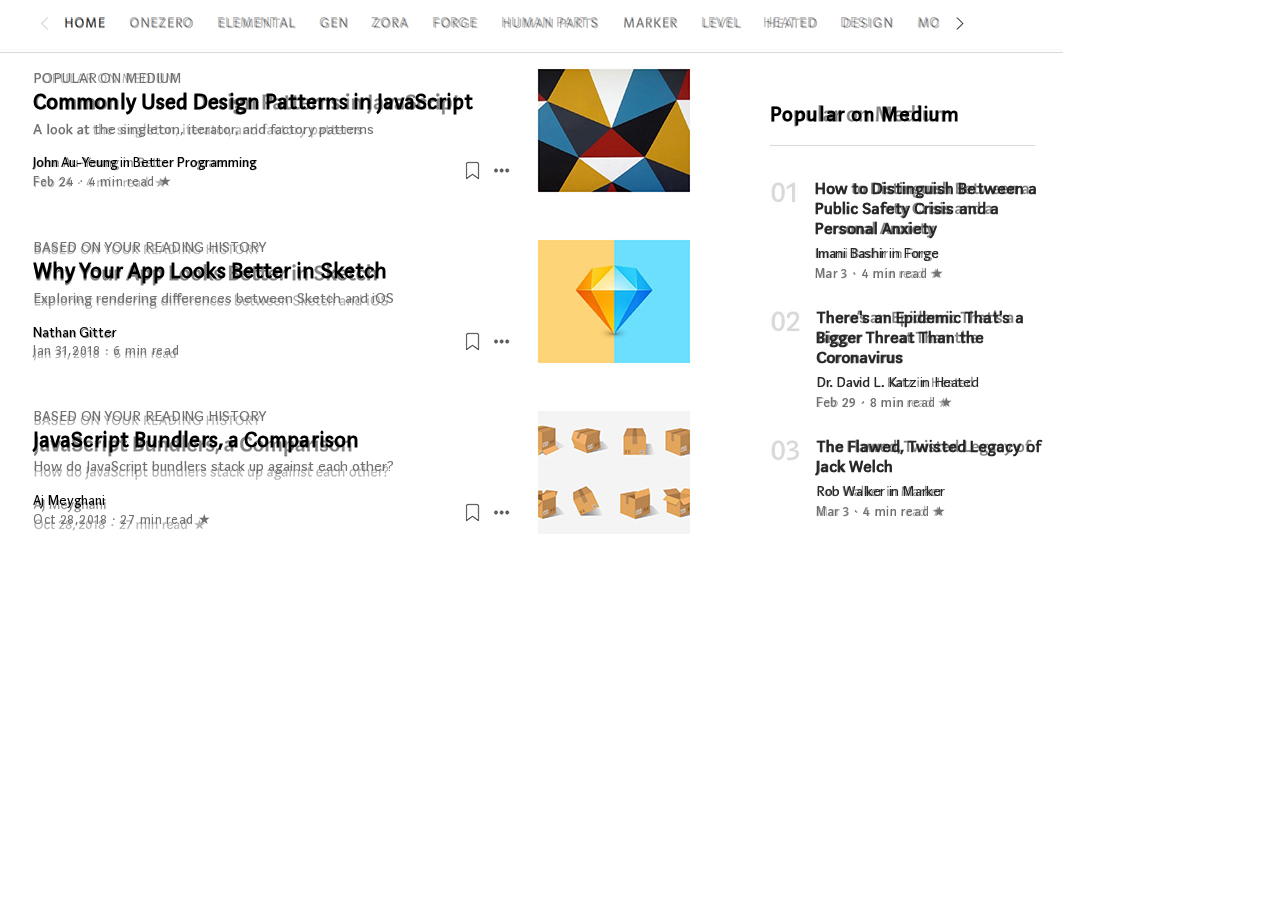
<file: 实验2/index.html>
<!DOCTYPE html>
<html>

<head>
    <title>丁屹洲_实验2</title>
    <meta charset="utf-8">
    <meta http-equiv="X-UA-Compatible" content="IE=edge,chrome=1">
    <meta name="description" content="">
    <meta name="keywords" content="">
    <link href="css/index.css" rel="stylesheet">
</head>

<body>
    <div class="example">
        <img src="img/index.jpg" alt="">
    </div>
    <div class="img">
        <left class="img"></left>
        <right class="img"></right>
        <mid class="img"></mid>
    </div>
    <div class="top">
        <span id="black">HOME</span>
        <span id="grey">ONEZERO</span>
        <span id="grey">ELEMENTAL</span>
        <span id="grey">GEN</span>
        <span id="grey">ZORA</span>
        <span id="grey">FORGE</span>
        <span id="grey">HUMAN PARTS</span>
        <span id="grey">MARKER</span>
        <span id="grey">LEVEL</span>
        <span id="grey">HEATED</span>
        <span id="grey">DESIGN</span>
        <span id="grey">MO</span>
    </div>
    <div class="line">
        <l1 class="line"></l1>
        <l2 class="line"></l2>
    </div>
    <div class="left-text">
        <first>
            <span id="A">POPULAR ON MEDIUM</span>
            <span id="B">Commonly Used Design Patterns in JavaScript</span>
            <span id="C">A look at the singleton, iterator, and factory patterns</span>
            <span id="D">John Au-Yeung in Better Programming</span>
            <span id="E">Feb 24 · 4 min read ★</span>
        </first>
        <second>
            <span id="A">BASED ON YOUR READING HISTORY</span>
            <span id="B">Why Your App Looks Better in Sketch</span>
            <span id="C">Exploring rendering differences between Sketch and iOS</span>
            <span id="D">Nathan Gitter</span>
            <span id="E">Jan 31,2018 · 6 min read</span>
        </second>
        <third>
            <span id="A">BASED ON YOUR READING HISTORY</span>
            <span id="B">JavaScript Bundlers, a Comparison </span>
            <span id="C">How do JavaScript bundlers stack up against each other?</span>
            <span id="D">Aj Meyghani</span>
            <span id="E">Oct 28,2018 · 27 min read ★</span>
        </third>
    </div>
    <div class="right-text">
        <span id="head">Popular on Medium</span>
        <first>
            <num>01</num>
            <span id="A">How to Distinguish Between a Public Safety Crisis and a Personal Anxiety</span>
            <span id="B">Imani Bashir in Forge</span>
            <span id="C">Mar 3 · 4 min read ★</span>
        </first>
        <second>
            <num>02</num>
            <span id="A">There's an Epidemic That's a Bigger Threat Than the Coronavirus</span>
            <span id="B">Dr. David L. Katz in Heated</span>
            <span id="C">Feb 29 · 8 min read ★</span>
        </second>
        <third>
            <num>03</num>
            <span id="A">The Flawed, Twisted Legacy of Jack Welch</span>
            <span id="B">Rob Walker in Marker</span>
            <span id="C">Mar 3 · 4 min read ★</span>
        </third>
    </div>
</body>

</html>
</file>
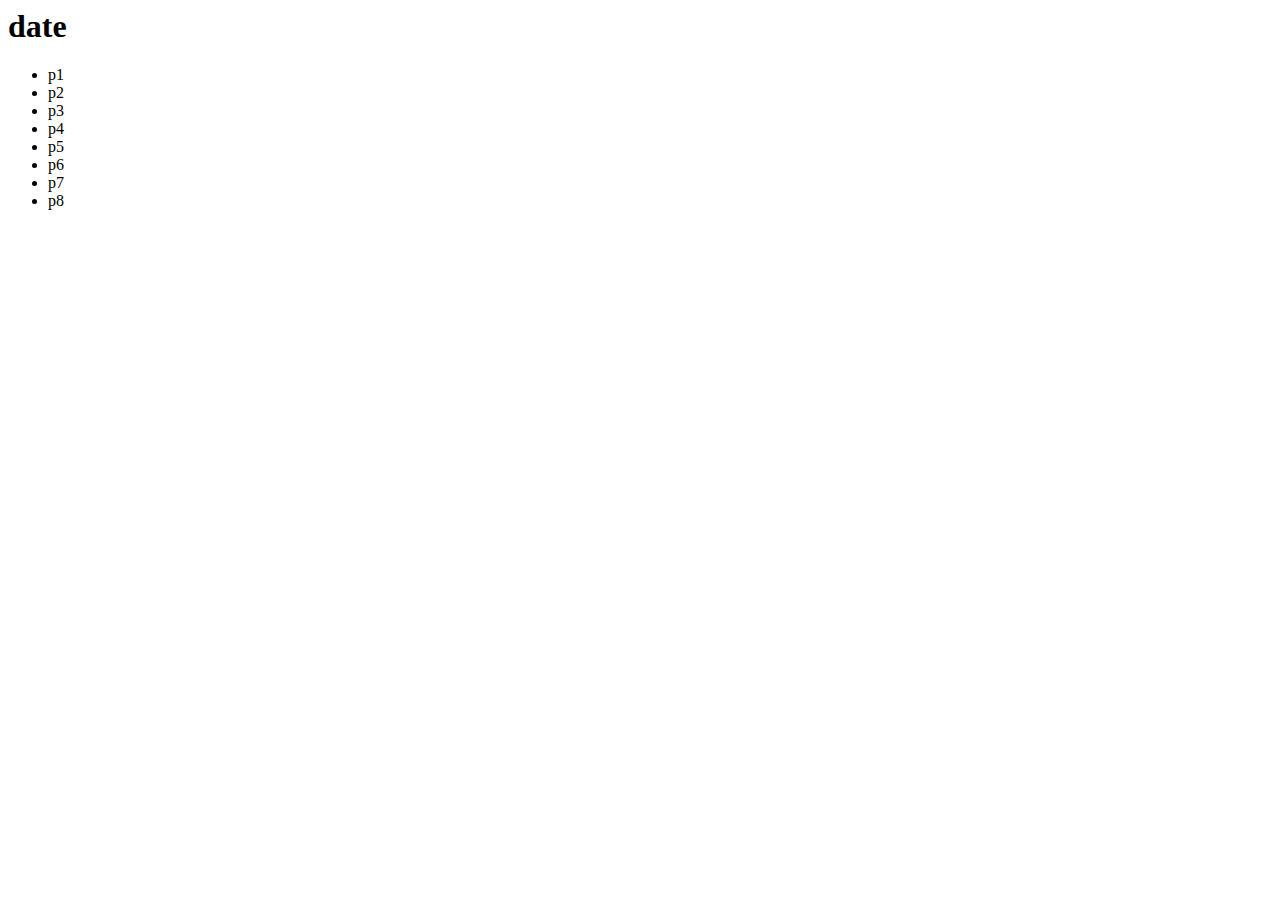
<file: 实验3/index.html>
<html>

<head>
    <link href="css/index.css" rel="stylesheet">
</head>

<body>
    <div class="m-box">
        <h1>date</h1>
        <ul>
            <li class="m-item" id="p1">p1</li>
            <li class="m-item">p2</li>
            <li class="m-item">p3</li>
            <li class="m-item">p4</li>
            <li class="m-item">p5</li>
            <li class="m-item">p6</li>
            <li class="m-item">p7</li>
            <li class="m-item">p8</li>
        </ul>
    </div>

    <script src="js/index.js"></script>
</body>

</html>
</file>
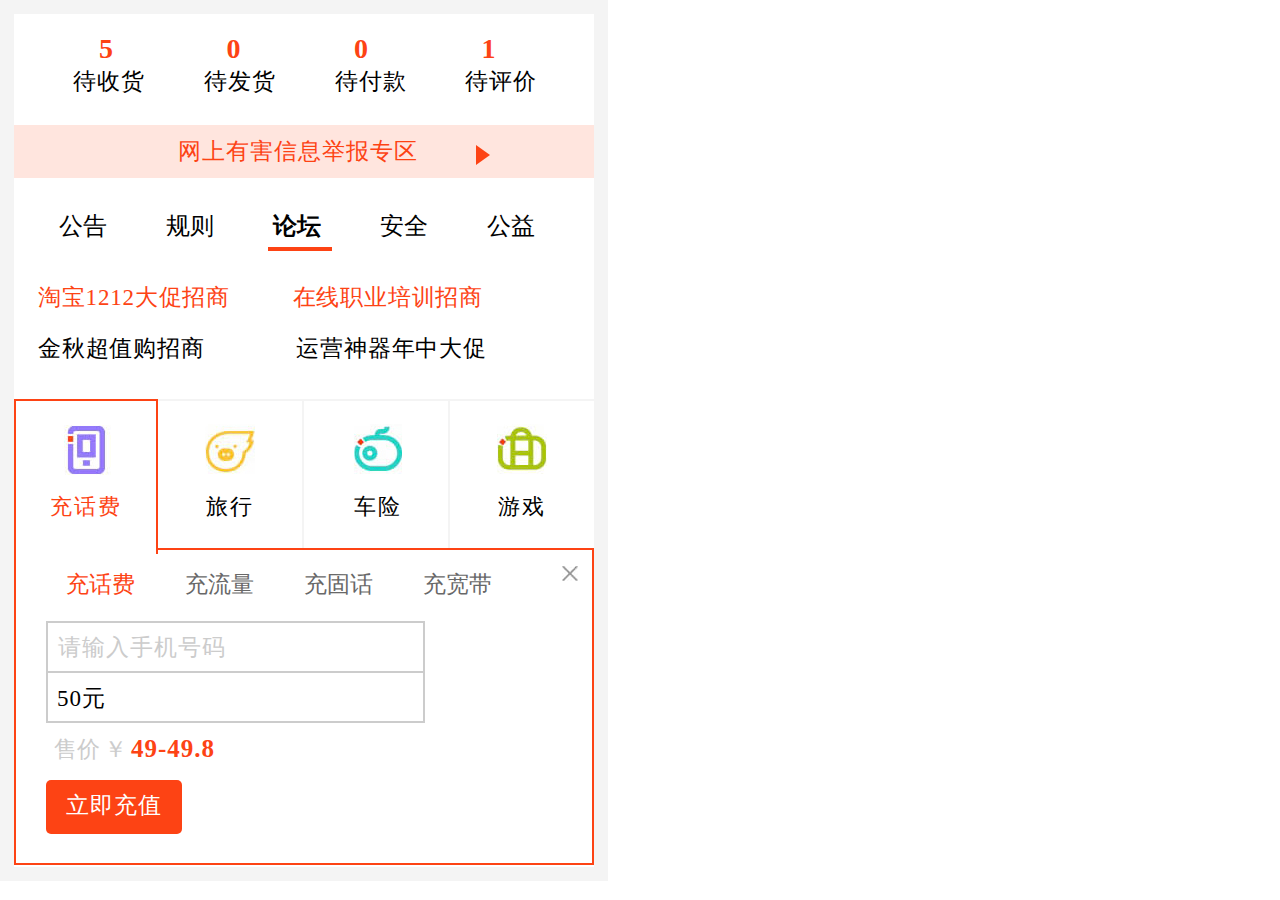
<file: 实验4/index.html>
<!DOCTYPE html>
<html>

<head>
    <title>丁屹洲_实验4</title>
    <meta charset="utf-8">
    <meta http-equiv="X-UA-Compatible" content="IE=edge,chrome=1">
    <meta name="description" content="">
    <meta name="keywords" content="">
    <link href="css/index.css" rel="stylesheet">
</head>

<body>
    <div class="example">
        <img src="img/bg.jpg" alt="">
    </div>
    <div class="main">
        <div class="A">
            <span>5</span>
            <span>0</span>
            <span>0</span>
            <span>1</span>
        </div>
        <div class="B">
            <span>待收货</span>
            <span>待发货</span>
            <span>待付款</span>
            <span>待评价</span>
        </div>
        <div class="C">
            <span>网上有害信息举报专区</span>
            <div id="box"></div>
        </div>
        <div class="D">
            <span>公告</span>
            <span>规则</span>
            <span id="s">论坛</span>
            <span>安全</span>
            <span>公益</span>
        </div>
        <div class="line"></div>
        <div class="E">
            <span id="first">淘宝1212大促招商</span>
            <span id="first">在线职业培训招商</span>
            <second>
                <span id="second">金秋超值购招商</span>
                <span id="second">运营神器年中大促</span>
            </second>
        </div>
        <div class="F">
            <div id="first">
                <img src="img/1.jpg" alt="">
                <div>充话费</div>
            </div>
            <div id="second">
                <img src="img/2.jpg" alt="">
                <div>旅行</div>
            </div>
            <div id="third">
                <img src="img/3.jpg" alt="">
                <div>车险</div>
            </div>
            <div id="fouth">
                <img src="img/4.jpg" alt="">
                <div>游戏</div>
            </div>
        </div>
        <div class="G">
            <div id="first">
                <span id="s">充话费</span>
                <span>充流量</span>
                <span>充固话</span>
                <span>充宽带</span>
            </div>
            <div id="second">
                <div id="d1">请输入手机号码</div>
                <div id="d2">50元</div>
            </div>
            <div id="third">
                <span>售价</span>
                <span>￥</span>
                <span id="s">49-49.8</span>
            </div>
            <div id="fouth">
                <div>立即充值</div>
            </div>
        </div>
        <img id="x" src="img/x.jpg">
    </div>
</body>

</html>
</file>
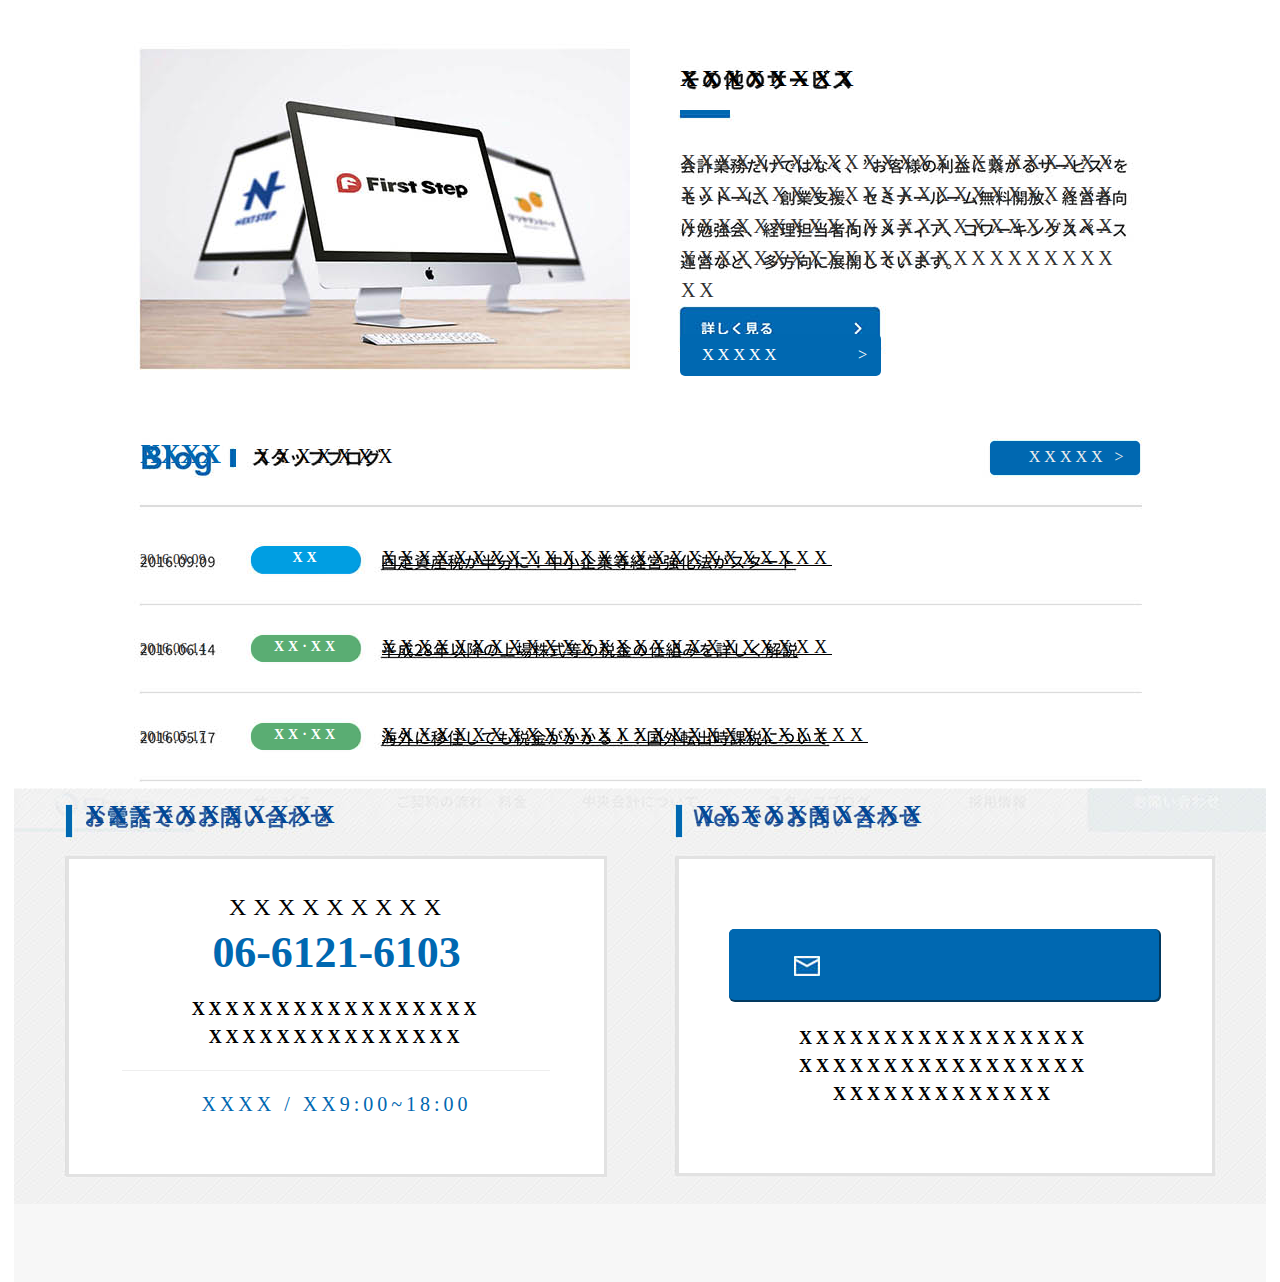
<file: 实验5/index.html>
<!DOCTYPE html>
<html>

<head>
    <title>2019212212187_实验5</title>
    <meta charset="utf-8">
    <meta http-equiv="X-UA-Compatible" content="IE=edge,chrome=1">
    <meta name="description" content="">
    <meta name="keywords" content="">
    <link href="css/index.css" rel="stylesheet">
</head>

<body>
    <div class="example">
        <img src="img/ex05.png" alt="">
    </div>
    <div class="m-intro">
        <img src="img/computer.png" alt="">
        <div class="text">
            <span class="title">XXXXXXXX</span>
            <div class="line"></div>
            <div class="main">XXXXXXXXXXXXXXXXXXXXXXXXXXXXXXXXXXXXXXXXXXXXXXXXXXXXXXXXXXXXXXXXXXXXXXXXXXXXXXXXXXXXXXXXXXXXXXXXXX</div>
            <div class="button">XXXXX
                <span class="arrow">></span>
            </div>
        </div>
        <div class="clear"></div>
    </div>
    <div class="m-blog">
        <div class="head">
            <span class="title">XXXX</span>
            <div class="line"></div>
            <span class="words">XXXXXXX</span>
            <span class="button">XXXXX ></span>
            <div class="clear"></div>
        </div>
        <div class="first-list">
            <span class="time">2016.09.09</span>
            <div class="type">XX</div>
            <span class="text">XXXXXXXXXXXXXXXXXXXXXXXXX</span>
            <div class="clear"></div>
        </div>
        <div class="list">
            <span class="time">2016.06.14</span>
            <div class="type">XX·XX</div>
            <span class="text">XXXXXXXXXXXXXXXXXXXXXXXXX</span>
            <div class="clear"></div>
        </div>
        <div class="list">
            <span class="time">2016.05.17</span>
            <div class="type">XX·XX</div>
            <span class="text">XXXXXXXXXXXXXXXXXXXXXXXXXXX</span>
            <div class="clear"></div>
        </div>
    </div>
    <div class="m-contact">
        <div class="phone">
            <div class="title">
                <div class="line"></div>
                <span class="words">XXXXXXXXXXX</span>
            </div>
            <div class="box">
                <span class="title">XXXXXXXXX</span>
                <span class="tel">06-6121-6103</span>
                <p class="info">XXXXXXXXXXXXXXXXXXXXXXXXXXXXXXXX</p>
                <div class="line"></div>
                <span class="time">XXXX / XX9:00~18:00</span>
            </div>
        </div>
        <div class="email">
            <div class="title">
                <div class="line"></div>
                <span class="words">XXXXXXXXXX</span>
            </div>
            <div class="box">
                <div class="button"><img src="img/mail.png" alt=""><span>XXXXXXXXXXXXX ></span></div>
                <p>XXXXXXXXXXXXXXXXXXXXXXXXXXXXXXXXXXXXXXXXXXXXXXX</p>
            </div>
        </div>
    </div>
</body>

</html>
</file>
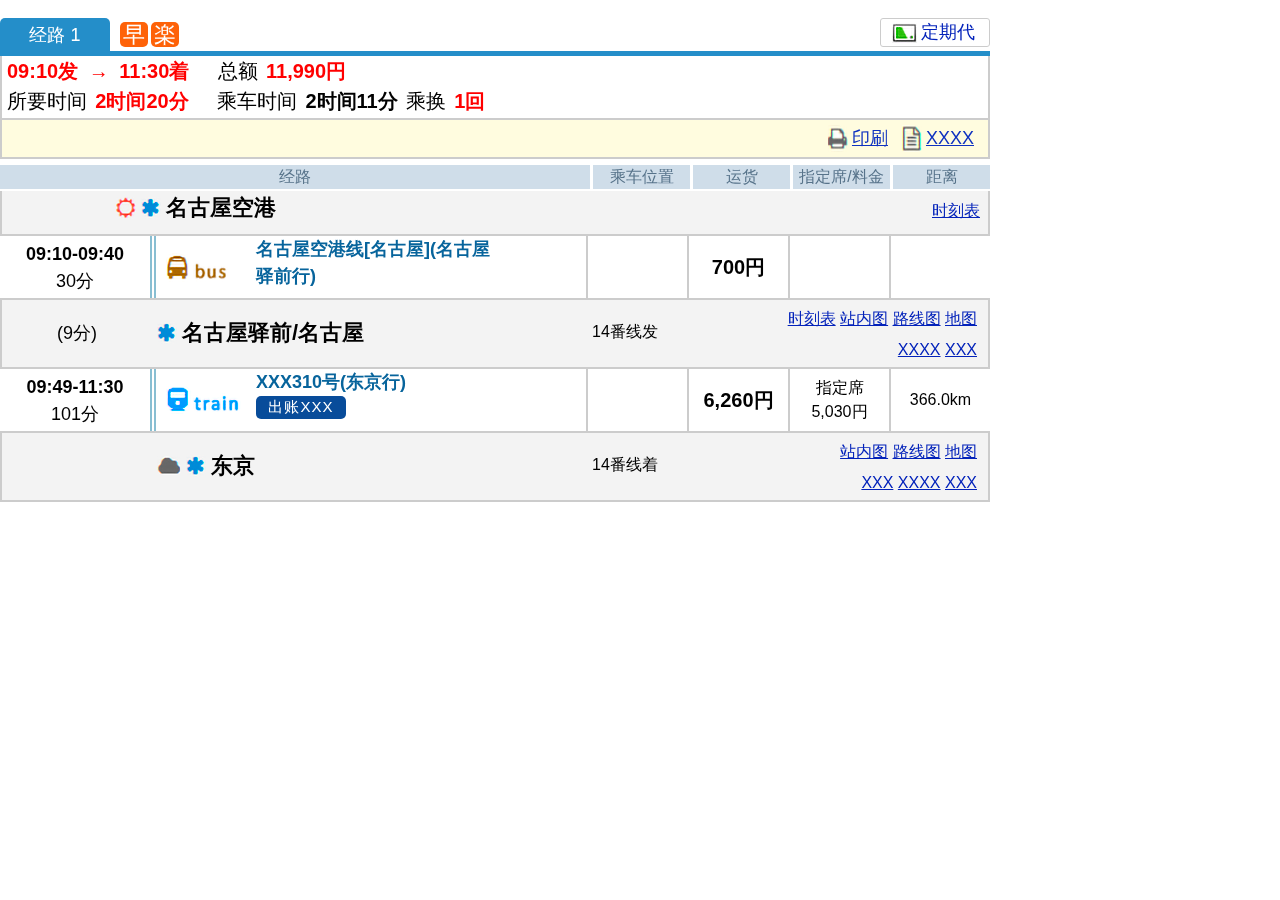
<file: 实验7/index.html>
<html>

<head>
    <meta charset="utf-8">
    <link href="css/one-debug.css" rel="stylesheet">
    <link href="css/index.css" rel="stylesheet">
</head>

<body>
    <header>
        <div class="m-tl ui-grid-row">
            <div class="m-tab ui-grid-3">
                <span>经路 1</span>
            </div>
            <div class="m-slt ui-grid-19">
                <span>早</span>
                <span>楽</span>
            </div>
            <div class="m-btn ui-grid-3">
                <div class="box">
                    <img src="img/01.png" alt="">
                    <span>定期代</span>
                </div>
            </div>
        </div>
        <div class="m-info ui-grid-row">
            <div class="m-line">
                <span class="red">09:10发 → 11:30着</span>
                <span>总额</span>
                <span class="red">11,990円</span>
            </div>
            <div class="m-line">
                <span>所要时间</span>
                <span class="red">2时间20分</span>
                <span>乘车时间</span>
                <span class="bold">2时间11分</span>
                <span>乘换</span>
                <span class="red">1回</span>
            </div>
            <div class="tool ui-grid-row">
                <img src="img/02.png" alt="">
                <span>印刷</span>
                <img src="img/03.png" alt="">
                <span>XXXX</span>
            </div>
        </div>
    </header>
    <section>
        <div class="m-tl ui-grid-row">
            <div class="ui-grid-15">经路</div>
            <div class="ui-grid-3">乘车位置</div>
            <div class="ui-grid-3">运货</div>
            <div class="ui-grid-3">指定席/料金</div>
            <div class="ui-grid-3">距离</div>
        </div>
        <div class="m-hd ui-grid-row">
            <div class="wait ui-grid-3"></div>
            <div class="name ui-grid-12">
                <img src="img/04.png">
                <img src="img/05.png">
                <span>名古屋空港</span>
            </div>
            <div class="info ui-grid-10">
                <span>时刻表</span>
            </div>
        </div>
        <div class="m-list ui-grid-row">
            <div class="time ui-grid-4">
                <span class="bold">09:10-09:40</span>
                <span>30分</span>
            </div>
            <div class="info ui-grid-11">
                <img src="img/06.png" alt="">
                <div>名古屋空港线[名古屋](名古屋驿前行)</div>
            </div>
            <div class="ui-grid-3"></div>
            <div class="price ui-grid-3">
                <span>700円</span>
            </div>
            <div class="ui-grid-3"></div>
            <div class="ui-grid-3"></div>
        </div>
        <div class="hd ui-grid-row">
            <div class="wait ui-grid-4">
                <span>(9分)</span>
            </div>
            <div class="name ui-grid-11">
                <img src="img/05.png">
                <span>名古屋驿前/名古屋</span>
            </div>
            <div class="loc ui-grid-3">14番线发</div>
            <div class="info ui-grid-7">
                <div class="chi">
                    <span>时刻表</span>
                    <span>站内图</span>
                    <span>路线图</span>
                    <span>地图</span>
                </div>
                <div class="jap">
                    <span>XXXX</span>
                    <span>XXX</span>
                </div>
            </div>
        </div>
        <div class="m-list ui-grid-row">
            <div class="time ui-grid-4">
                <span class="bold">09:49-11:30</span>
                <span>101分</span>
            </div>
            <div class="info ui-grid-11">
                <img src="img/07.png" alt="">
                <div>
                    <div class="udl">XXX310号(东京行)</div>
                    <div class="btn">出账XXX</div>
                </div>

            </div>
            <div class="ui-grid-3"></div>
            <div class="price ui-grid-3">
                <span>6,260円</span>
            </div>
            <div class="ui-grid-3">
                <span>指定席</span>
                <span>5,030円</span>
            </div>
            <div class="ui-grid-3">
                <span>366.0km</span>
            </div>
        </div>
        <div class="hd ui-grid-row">
            <div class="wait ui-grid-4">
            </div>
            <div class="name ui-grid-11">
                <img src="img/08.png">
                <img src="img/05.png">
                <span>东京</span>
            </div>
            <div class="loc ui-grid-3">14番线着</div>
            <div class="info ui-grid-7">
                <div class="chi">
                    <span>站内图</span>
                    <span>路线图</span>
                    <span>地图</span>
                </div>
                <div class="jap">
                    <span>XXX</span>
                    <span>XXXX</span>
                    <span>XXX</span>
                </div>
            </div>
        </div>
    </section>
</body>

</html>
</file>
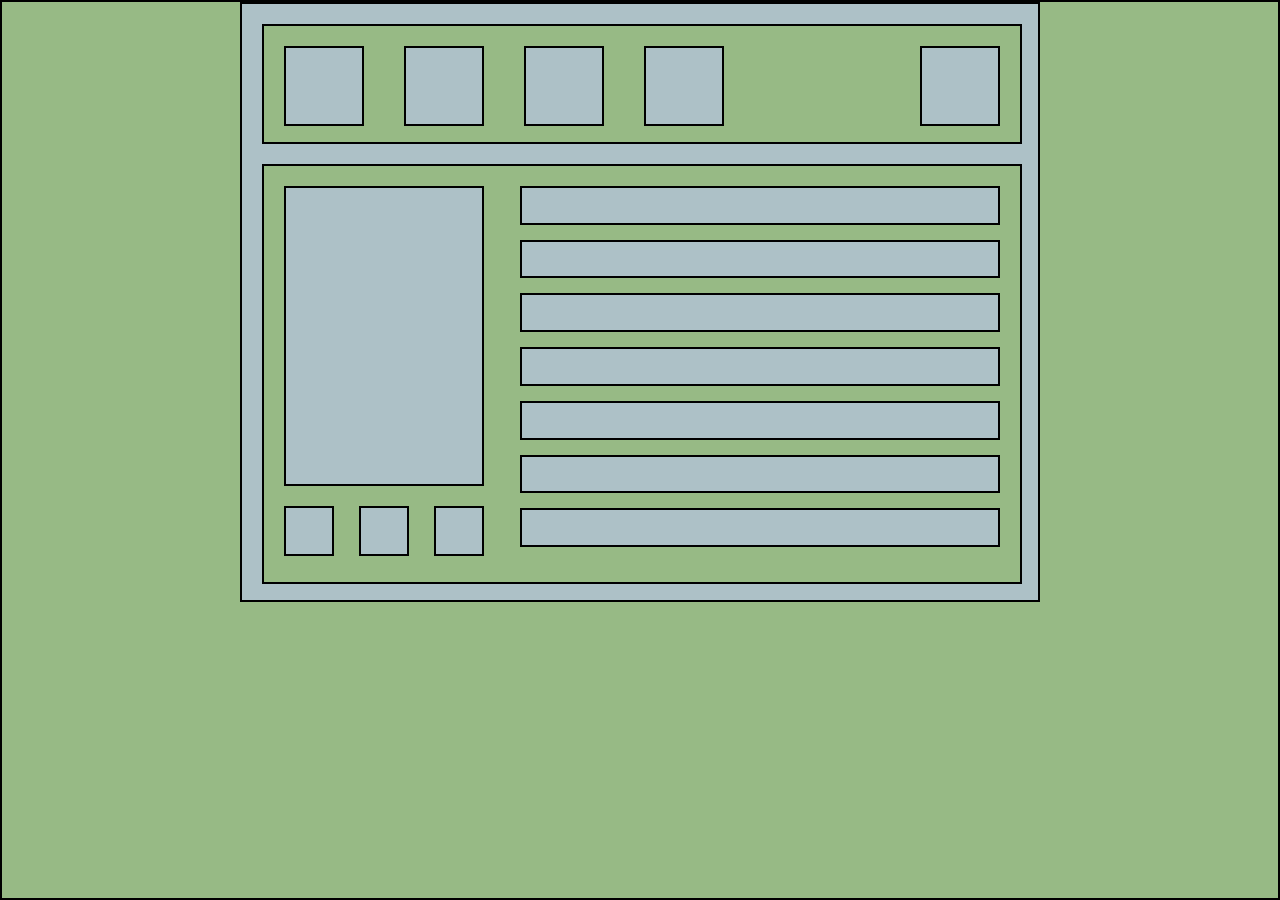
<file: 实验6/1/index.html>
<html>

<head>
    <title>test</title>
    <meta charset="utf-8">
    <link href="css/index.css" rel="stylesheet">
</head>

<body>
    <div class="g-index">
        <div class="m-hd">
            <div class="c-row">
                <div class="u-box"></div>
                <div class="u-box"></div>
                <div class="u-box"></div>
                <div class="u-box"></div>
            </div>
            <div class="c-row">
                <div class="u-box"></div>
            </div>
        </div>
        <div class="m-bd">
            <div class="c-box">
                <div class="u-main"></div>
                <div class="u-box"></div>
                <div class="u-box"></div>
                <div class="u-box"></div>
            </div>
            <div class="c-box">
                <div class="u-row"></div>
                <div class="u-row"></div>
                <div class="u-row"></div>
                <div class="u-row"></div>
                <div class="u-row"></div>
                <div class="u-row"></div>
                <div class="u-row"></div>
            </div>
        </div>
    </div>
</body>

</html>
</file>
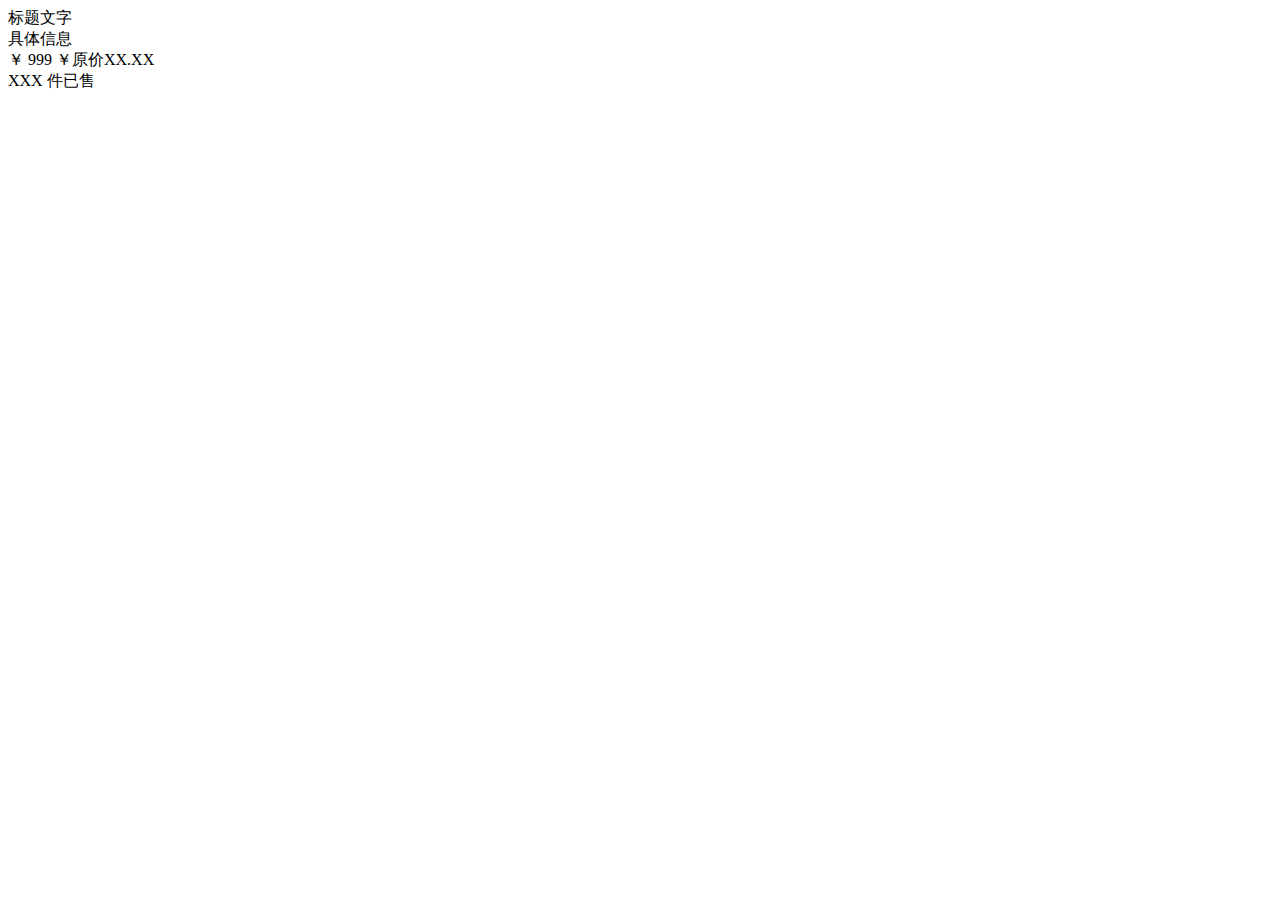
<file: 实验6/2/index.html>
<html>

<head>
    <title>test</title>
    <meta charset="utf-8">
    <link href="css/index.css" rel="stylesheet">
</head>

<body>
    <div class="g-index">
        <div class="m-hd"></div>
        <div class="m-bd">
            <div class="u-title">标题文字</div>
            <div class="u-info">具体信息</div>
            <div class="u-price">
                <div class="price">
                    <span class="zero">￥</span>
                    <span class="first">999</span>
                    <span class="second">￥原价XX.XX</span>
                </div>
                <div class="amount">
                    <span class="num">XXX</span>
                    <span class="word">件已售</span>
                </div>
            </div>
        </div>
    </div>
</body>

</html>
</file>
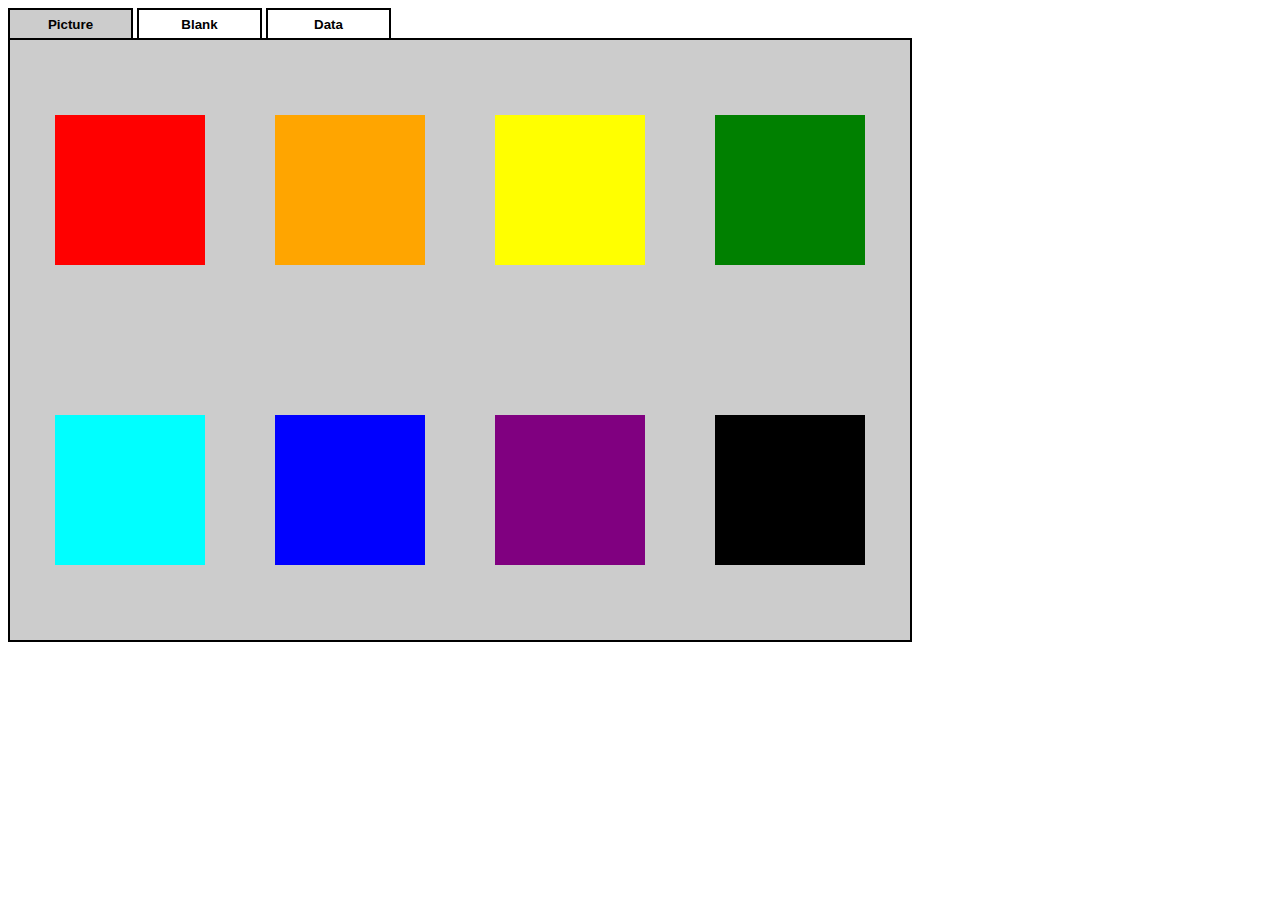
<file: 实验8/jquery/index.html>
<html>

<head>
    <link href="css/index.css" rel="stylesheet">
    <script type="text/javascript" src="js/jquery.js"></script>
    <script type="text/javascript" src="js/index.js"></script>
</head>

<body>
    <button class="picture m-btn">Picture</button>
    <button class="blank m-btn">Blank</button>
    <button class="data m-btn">Data</button>
    <div class="page-picture m-bg">
        <div class="box" id="red"></div>
        <div class="box" id="orange"></div>
        <div class="box" id="yellow"></div>
        <div class="box" id="green"></div>
        <div class="box" id="cyan"></div>
        <div class="box" id="blue"></div>
        <div class="box" id="purple"></div>
        <div class="box" id="black"></div>
        <div class="large"></div>
    </div>
    <div class="page-blank m-bg">
    </div>
    <div class="page-data m-bg">
        <div class="list">
            <div class="item">
                <div class="order">1</div>
                <div class="content"></div>
                <div class="del">Delete</div>
            </div>
            <div class="item">
                <div class="order">2</div>
                <div class="content"></div>
                <div class="del">Delete</div>
            </div>
            <div class="item">
                <div class="order">3</div>
                <div class="content"></div>
                <div class="del">Delete</div>
            </div>
        </div>
        <button class="add">添加</button>
    </div>
</body>

</html>
</file>
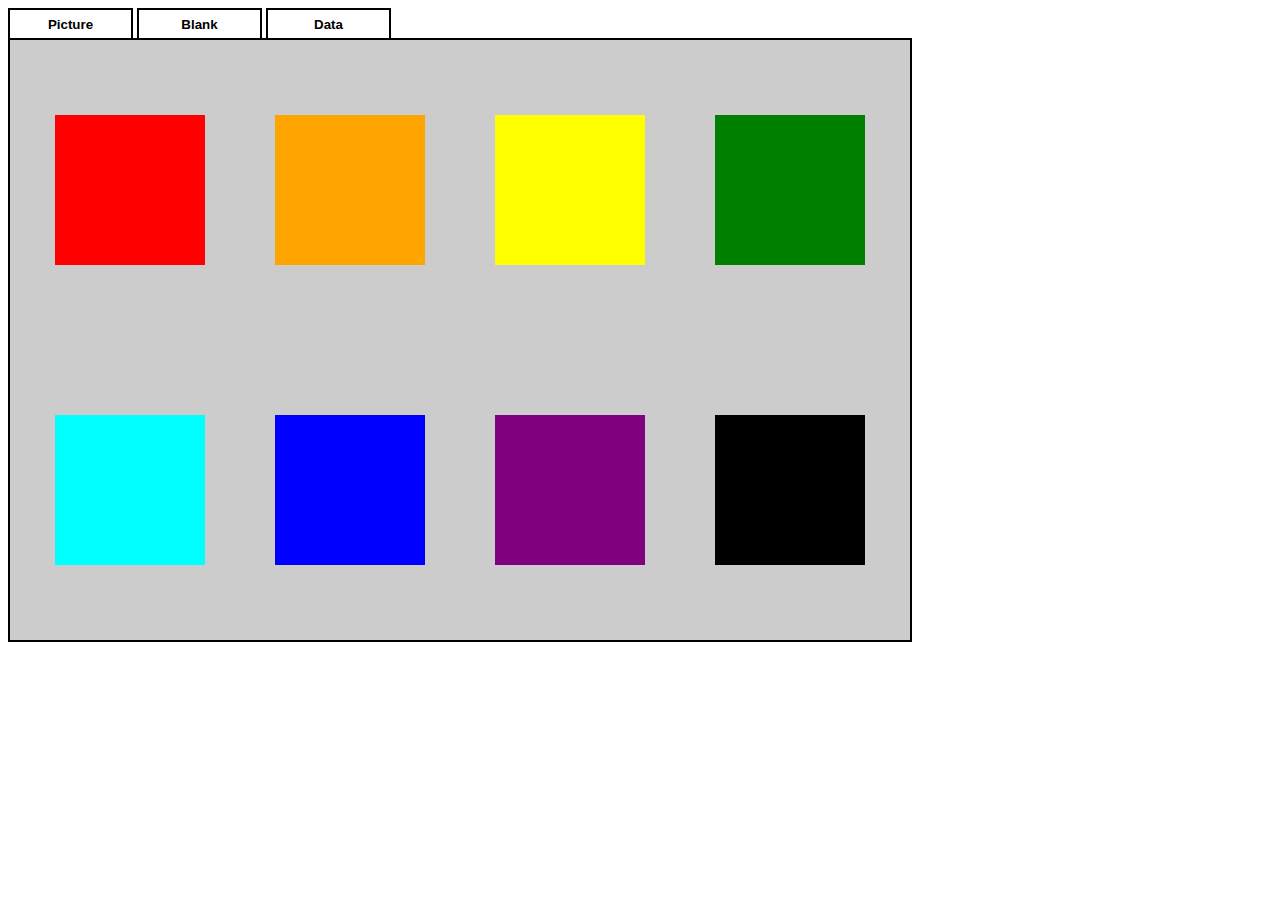
<file: 实验8/native/index.html>
<html>

<head>
    <link href="css/index.css" rel="stylesheet">
</head>

<body>
    <button class="picture m-btn">Picture</button>
    <button class="blank m-btn">Blank</button>
    <button class="data m-btn">Data</button>
    <div class="page-picture m-bg">
        <div class="box" id="red"></div>
        <div class="box" id="orange"></div>
        <div class="box" id="yellow"></div>
        <div class="box" id="green"></div>
        <div class="box" id="cyan"></div>
        <div class="box" id="blue"></div>
        <div class="box" id="purple"></div>
        <div class="box" id="black"></div>
        <div class="large"></div>
    </div>
    <div class="page-blank m-bg">
    </div>
    <div class="page-data m-bg">
        <div class="list">
            <div class="item">
                <div class="order">1</div>
                <div class="content"></div>
                <div class="del">Delete</div>
            </div>
            <div class="item">
                <div class="order">2</div>
                <div class="content"></div>
                <div class="del">Delete</div>
            </div>
            <div class="item">
                <div class="order">3</div>
                <div class="content"></div>
                <div class="del">Delete</div>
            </div>
        </div>
        <button class="add">添加</button>
    </div>
    <script type="text/javascript" src="js/index.js"></script>
</body>

</html>
</file>
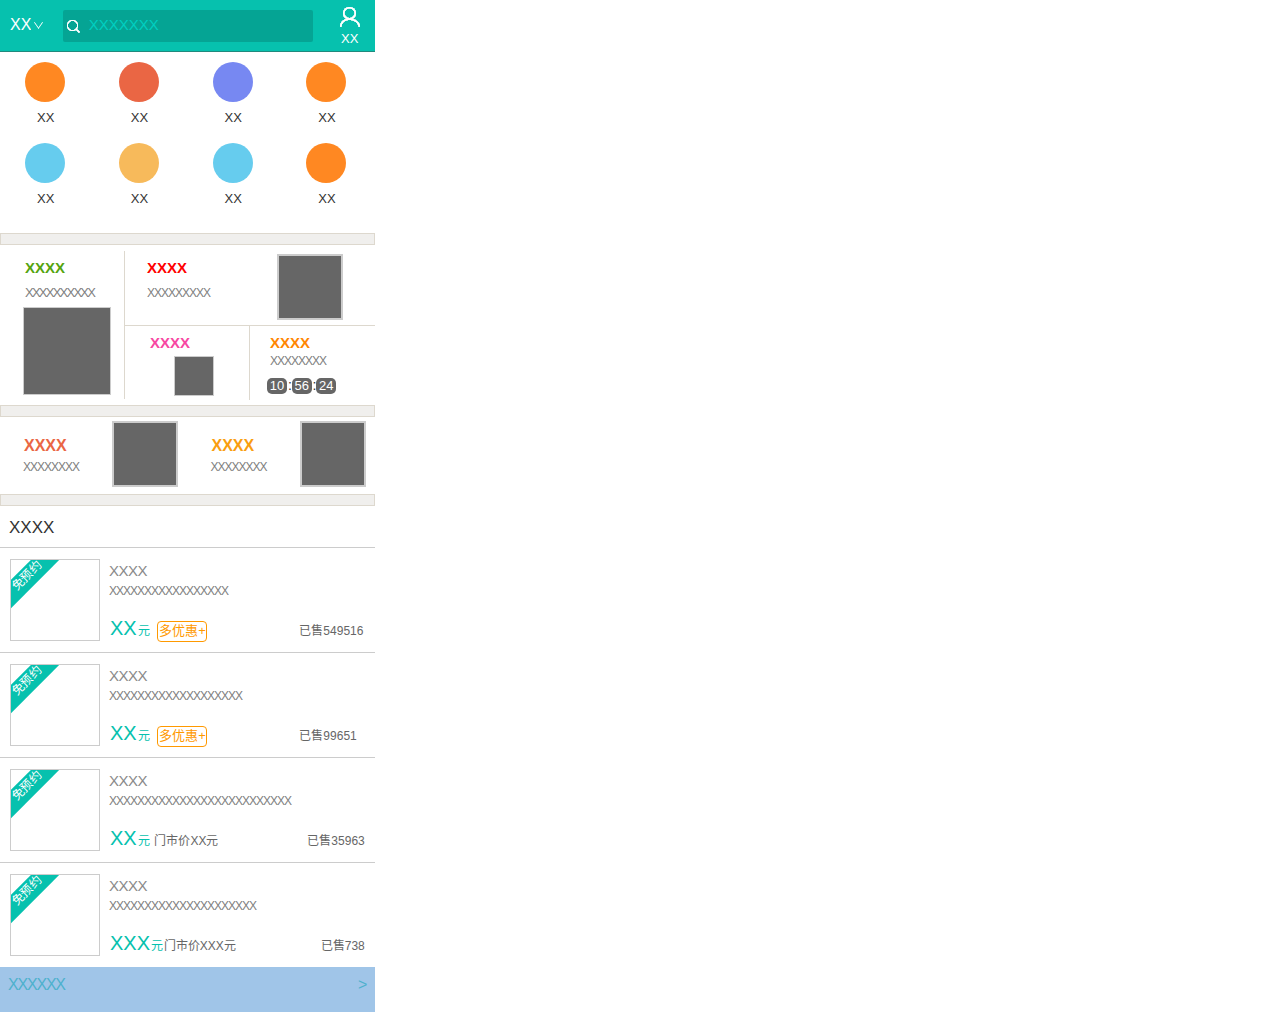
<file: 实验9/iPhone/index.html>
<!DOCTYPE html>
<html lang="zh-CN">

<head>
    <meta charset="utf-8">
    <meta http-equiv="X-UA-Compatible" content="IE=edge">
    <meta name="viewport" content="width=device-width, initial-scale=1">
    <title>Bootstrap phone</title>
    <link rel="stylesheet" href="https://stackpath.bootstrapcdn.com/bootstrap/3.4.1/css/bootstrap.min.css" integrity="sha384-HSMxcRTRxnN+Bdg0JdbxYKrThecOKuH5zCYotlSAcp1+c8xmyTe9GYg1l9a69psu" crossorigin="anonymous">
    <!-- Optional theme -->
    <link rel="stylesheet" href="https://stackpath.bootstrapcdn.com/bootstrap/3.4.1/css/bootstrap-theme.min.css" integrity="sha384-6pzBo3FDv/PJ8r2KRkGHifhEocL+1X2rVCTTkUfGk7/0pbek5mMa1upzvWbrUbOZ" crossorigin="anonymous">
    <link href="css/index.css" rel="stylesheet">
</head>

<body>
    <div class="g-main">
        <div class="container-fluid">
            <div class="row hd">
                <div class="col-xs-2 li">
                    <span>XX</span>
                    <img src="img/arrow.png" alt="">
                </div>
                <div class="col-xs-8 search">
                    <img src="img/search.png" alt="">
                    <span>XXXXXXX</span>
                </div>
                <div class="col-xs-2 user">
                    <img src="img/user.png" alt="">
                    <span>XX</span>
                </div>
            </div>
            <div class="row intro">
                <div class="col-xs-3 ">
                    <div id="circle-1"></div>
                    <span>XX</span>
                </div>
                <div class="col-xs-3 ">
                    <div id="circle-2"></div>
                    <span>XX</span>
                </div>
                <div class="col-xs-3 ">
                    <div id="circle-3"></div>
                    <span>XX</span>
                </div>
                <div class="col-xs-3 ">
                    <div id="circle-4"></div>
                    <span>XX</span>
                </div>
                <div class="col-xs-3 ">
                    <div id="circle-5"></div>
                    <span>XX</span>
                </div>
                <div class="col-xs-3 ">
                    <div id="circle-6"></div>
                    <span>XX</span>
                </div>
                <div class="col-xs-3 ">
                    <div id="circle-7"></div>
                    <span>XX</span>
                </div>
                <div class="col-xs-2 col-md-3">
                    <div id="circle-8"></div>
                    <span>XX</span>
                </div>
            </div>
            <div class="row line"></div>
            <div class="row center">
                <div class="col-xs-4 box1">
                    <span>XXXX</span>
                    <div>XXXXXXXXXX</div>
                    <div class="block"></div>
                </div>
                <div class="col-xs-8 box2">
                    <span>XXXX</span>
                    <div>XXXXXXXXX</div>
                    <div class="block"></div>
                </div>
                <div class="col-xs-4 box3">
                    <div>XXXX</div>
                    <div class="block"></div>
                </div>
                <div class="col-xs-4 box4">
                    <div class="text1">XXXX</div>
                    <div class="text2">XXXXXXXX</div>
                    <div class="time">
                        <div>10</div>
                        :
                        <div>56</div>
                        :
                        <div>24</div>
                    </div>
                </div>
            </div>
            <div class="row line"></div>
            <div class="row bottom">
                <div class="col-xs-6 box">
                    <div>XXXX</div>
                    <div>XXXXXXXX</div>
                    <div class="block"></div>
                </div>
                <div class="col-xs-6 box">
                    <div>XXXX</div>
                    <div>XXXXXXXX</div>
                    <div class="block"></div>
                </div>
            </div>
            <div class="row line"></div>
            <div class="row title">XXXX</div>
            <div class="row lists">
                <div class="col-xs-4 item">
                    <div class="block">
                        <div>免预约</div>
                    </div>
                </div>
                <div class="col-xs-8 info">
                    <div class="title">XXXX</div>
                    <div class="intro">XXXXXXXXXXXXXXXXX</div>
                    <div class="num">XX</div>
                    <div class="rmb">元</div>
                    <div class="tag">多优惠+</div>
                    <div class="amount">已售549516 </div>
                </div>
            </div>
            <div class="row lists">
                <div class="col-xs-4 item">
                    <div class="block">
                        <div>免预约</div>
                    </div>
                </div>
                <div class="col-xs-8 info">
                    <div class="title">XXXX</div>
                    <div class="intro">XXXXXXXXXXXXXXXXXXX</div>
                    <div class="num">XX</div>
                    <div class="rmb">元</div>
                    <div class="tag">多优惠+</div>
                    <div class="amount">已售99651 </div>
                </div>
            </div>
            <div class="row lists">
                <div class="col-xs-4 item">
                    <div class="block">
                        <div>免预约</div>
                    </div>
                </div>
                <div class="col-xs-8 info">
                    <div class="title">XXXX</div>
                    <div class="intro">XXXXXXXXXXXXXXXXXXXXXXXXXX</div>
                    <div class="num">XX</div>
                    <div class="rmb">元</div>
                    <div class="price"> 门市价XX元</div>
                    <div class="amount">已售35963 </div>
                </div>
            </div>
            <div class="row lists">
                <div class="col-xs-4 item">
                    <div class="block">
                        <div>免预约</div>
                    </div>
                </div>
                <div class="col-xs-8 info">
                    <div class="title">XXXX</div>
                    <div class="intro">XXXXXXXXXXXXXXXXXXXXX</div>
                    <div class="num">XXX</div>
                    <div class="rmb">元</div>
                    <div class="price">门市价XXX元</div>
                    <div class="amount">已售738 </div>
                </div>
            </div>
            <div class="row last">
                <span>XXXXXX</span>
                <span>></span>
            </div>
        </div>
    </div>
</body>

</html>
</file>
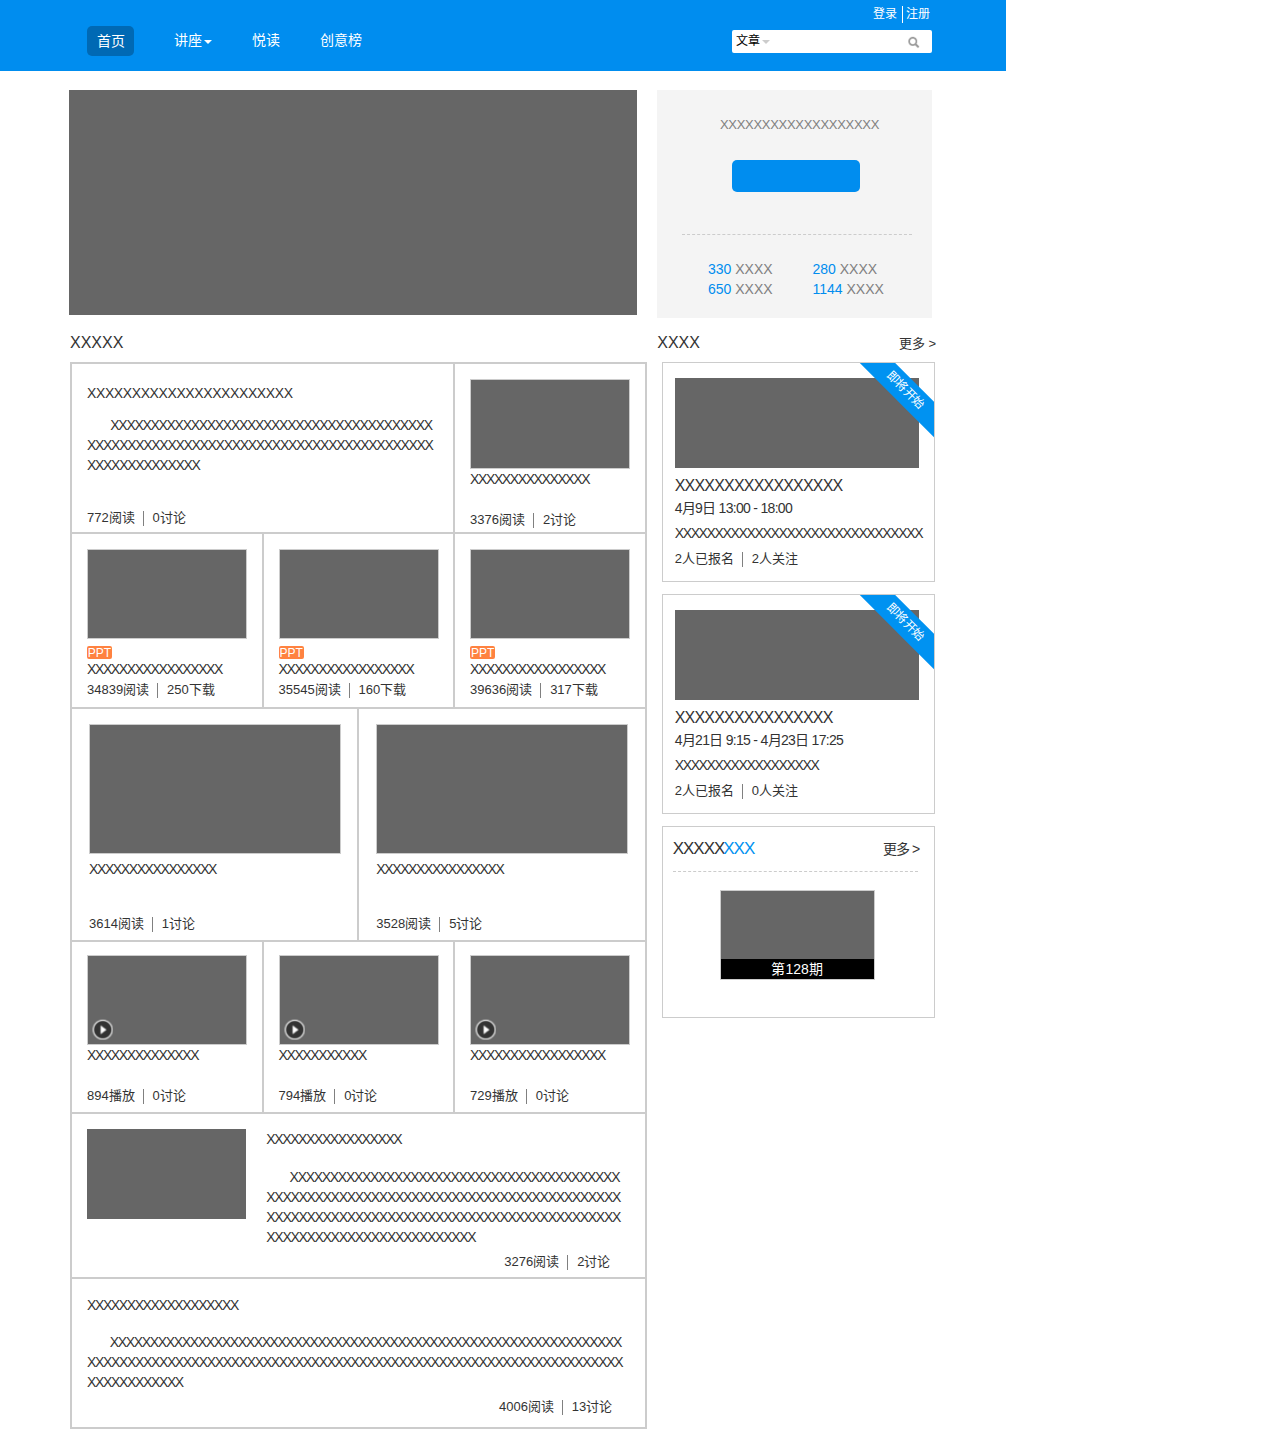
<file: 实验9/PC/index.html>
<!DOCTYPE html>
<html lang="zh-CN">

<head>
    <meta charset="utf-8">
    <meta http-equiv="X-UA-Compatible" content="IE=edge">
    <meta name="viewport" content="width=device-width, initial-scale=1">
    <title>Bootstrap PC</title>
    <!-- Bootstrap -->
    <link rel="stylesheet" href="https://stackpath.bootstrapcdn.com/bootstrap/3.4.1/css/bootstrap.min.css" integrity="sha384-HSMxcRTRxnN+Bdg0JdbxYKrThecOKuH5zCYotlSAcp1+c8xmyTe9GYg1l9a69psu" crossorigin="anonymous">
    <!-- Optional theme -->
    <link rel="stylesheet" href="https://stackpath.bootstrapcdn.com/bootstrap/3.4.1/css/bootstrap-theme.min.css" integrity="sha384-6pzBo3FDv/PJ8r2KRkGHifhEocL+1X2rVCTTkUfGk7/0pbek5mMa1upzvWbrUbOZ" crossorigin="anonymous">
    <link href="css/index.css" rel="stylesheet">
</head>

<body>
    <div class="g-main">
        <div class="container-fluid">
            <div class="hd">
                <div class="top">
                    <div>登录</div>
                    <div>注册</div>
                </div>
                <div class="bottom">
                    <div>首页</div>
                    <div>讲座</div>
                    <div class="slt"></div>
                    <div>悦读</div>
                    <div>创意榜</div>
                    <div>
                        文章
                        <div class="slt"></div>
                        <img src="img/search.png" alt="">
                    </div>

                </div>
            </div>
            <div class="row info">
                <div class="col-xs-8 first">
                </div>
                <div class="col-xs-4 second">
                    <div class="text">
                        XXXXXXXXXXXXXXXXXXX
                    </div>
                    <div class="blue">
                    </div>
                    <div class="line">
                    </div>
                    <div class="rows">
                        <span class="num">330</span>
                        <span>XXXX</span>
                        <span class="num">280</span>
                        <span>XXXX</span>
                    </div>
                    <div class="rows">
                        <span class="num">650</span>
                        <span>XXXX</span>
                        <span class="num">1144</span>
                        <span>XXXX</span>
                    </div>
                </div>
            </div>
            <div class="intro">
                <span>XXXXX</span>
                <span>XXXX</span>
                <span>更多 ></span>
            </div>
            <div class="row bd">
                <div class="left col-xs-8">
                    <div class="row">
                        <div class="rect col-xs-8">
                            <div class="title">
                                XXXXXXXXXXXXXXXXXXXXXXX
                            </div>
                            <div class="text"> &nbsp;&nbsp;&nbsp;&nbsp;&nbsp;&nbsp;&nbsp;&nbsp;&nbsp;XXXXXXXXXXXXXXXXXXXXXXXXXXXXXXXXXXXXXXXXXXXXXXXXXXXXXXXXXXXXXXXXXXXXXXXXXXXXXXXXXXXXXXXXXXXXXXXXX
                            </div>
                            <div class="comment">
                                <div>772阅读</div>
                                <div class="behind">
                                    <div>0讨论</div>
                                </div>
                            </div>
                        </div>
                        <div class="rect col-xs-4">
                            <div class="block"></div>
                            <div class="title">XXXXXXXXXXXXXXX</div>
                            <div class="comment">
                                <div>3376阅读</div>
                                <div class="behind">
                                    <div>2讨论</div>
                                </div>
                            </div>
                        </div>
                        <div class="rect col-xs-4 type1">
                            <div class="block"></div>
                            <div class="type">PPT</div>
                            <div class="title">XXXXXXXXXXXXXXXXX</div>
                            <div class="comment">
                                <div>34839阅读</div>
                                <div class="behind">
                                    <div>250下载</div>
                                </div>
                            </div>
                        </div>
                        <div class="rect col-xs-4 type1">
                            <div class="block"></div>
                            <div class="type">PPT</div>
                            <div class="title">XXXXXXXXXXXXXXXXX</div>
                            <div class="comment">
                                <div>35545阅读</div>
                                <div class="behind">
                                    <div>160下载</div>
                                </div>
                            </div>
                        </div>
                        <div class="rect col-xs-4 type1">
                            <div class="block"></div>
                            <div class="type">PPT</div>
                            <div class="title">XXXXXXXXXXXXXXXXX</div>
                            <div class="comment">
                                <div>39636阅读</div>
                                <div class="behind">
                                    <div>317下载</div>
                                </div>
                            </div>
                        </div>
                        <div class="rect col-xs-6 type2">
                            <div class="block"></div>
                            <div class="title">XXXXXXXXXXXXXXXX</div>
                            <div class="comment">
                                <div>3614阅读</div>
                                <div class="behind">
                                    <div>1讨论</div>
                                </div>
                            </div>
                        </div>
                        <div class="rect col-xs-6 type2">
                            <div class="block"></div>
                            <div class="title">XXXXXXXXXXXXXXXX</div>
                            <div class="comment">
                                <div>3528阅读</div>
                                <div class="behind">
                                    <div>5讨论</div>
                                </div>
                            </div>
                        </div>
                        <div class="rect col-xs-4 type3">
                            <div class="block"></div>
                            <div class="title">XXXXXXXXXXXXXX</div>
                            <div class="comment">
                                <div>894播放</div>
                                <div class="behind">
                                    <div>0讨论</div>
                                </div>
                            </div>
                        </div>
                        <div class="rect col-xs-4 type3">
                            <div class="block"></div>
                            <div class="title">XXXXXXXXXXX</div>
                            <div class="comment">
                                <div>794播放</div>
                                <div class="behind">
                                    <div>0讨论</div>
                                </div>
                            </div>
                        </div>
                        <div class="rect col-xs-4 type3">
                            <div class="block"></div>
                            <div class="title">XXXXXXXXXXXXXXXXX</div>
                            <div class="comment">
                                <div>729播放</div>
                                <div class="behind">
                                    <div>0讨论</div>
                                </div>
                            </div>
                        </div>
                        <div class="rect col-xs-12 box1">
                            <div class="block"></div>
                            <div class="words">
                                <div class="title">XXXXXXXXXXXXXXXXX</div>
                                <div class="text">&nbsp;&nbsp;&nbsp;&nbsp;&nbsp;&nbsp;&nbsp;&nbsp;&nbsp;XXXXXXXXXXXXXXXXXXXXXXXXXXXXXXXXXXXXXXXXXXXXXXXXXXXXXXXXXXXXXXXXXXXXXXXXXXXXXXXXXXXXXXXXXXXXXXXXXXXXXXXXXXXXXXXXXXXXXXXXXXXXXXXXXXXXXXXXXXXXXXXXXXXXXXXXXXX</div>
                                <div class="comment">
                                    <div>3276阅读</div>
                                    <div class="behind">
                                        <div>2讨论</div>
                                    </div>
                                </div>
                            </div>
                        </div>
                        <div class="rect col-xs-12 box2">
                            <div class="title">XXXXXXXXXXXXXXXXXXX</div>
                            <div class="text">&nbsp;&nbsp;&nbsp;&nbsp;&nbsp;&nbsp;&nbsp;&nbsp;&nbsp;XXXXXXXXXXXXXXXXXXXXXXXXXXXXXXXXXXXXXXXXXXXXXXXXXXXXXXXXXXXXXXXXXXXXXXXXXXXXXXXXXXXXXXXXXXXXXXXXXXXXXXXXXXXXXXXXXXXXXXXXXXXXXXXXXXXXXXXXXXXXXXX</div>
                            <div class="comment">
                                <div>4006阅读</div>
                                <div class="behind">
                                    <div>13讨论</div>
                                </div>
                            </div>
                        </div>
                    </div>
                </div>
                <div class="right col-xs-4">
                    <div class="sign">
                        <div class="block">
                            <div class="begin">
                                即将开始
                            </div>
                        </div>
                        <div class="title">
                            XXXXXXXXXXXXXXXXX
                        </div>
                        <div class="date">
                            4月9日 13:00 - 18:00
                        </div>
                        <div class="info">
                            XXXXXXXXXXXXXXXXXXXXXXXXXXXXXXX
                        </div>
                        <div class="comment">
                            <div>2人已报名</div>
                            <div class="behind">
                                <div>2人关注</div>
                            </div>
                        </div>
                    </div>
                    <div class="sign">
                        <div class="block">
                            <div class="begin">
                                即将开始
                            </div>
                        </div>
                        <div class="title">
                            XXXXXXXXXXXXXXXX
                        </div>
                        <div class="date">
                            4月21日 9:15 - 4月23日 17:25
                        </div>
                        <div class="info">
                            XXXXXXXXXXXXXXXXXX
                        </div>
                        <div class="comment">
                            <div>2人已报名</div>
                            <div class="behind">
                                <div>0人关注</div>
                            </div>
                        </div>
                    </div>
                    <div class="more">
                        <div class="title">
                            <span>XXXXX</span>
                            <span>XXX</span>
                            <span>更多 ></span>
                        </div>
                        <div class="line"></div>
                        <div class="block">
                            <div class="th">第128期</div>
                        </div>
                    </div>
                </div>
            </div>
        </div>
    </div>
</body>

</html>
</file>
<file: 实验2/css/index.css>
@charset "UTF-8";

@font-face {
    font-family: 'medium-sans-serif-font';
    font-weight: 400;
    font-style: normal;
    src: url('[data-uri]') format('woff');
    unicode-range: U+0-7F, U+A0, U+200A, U+2014, U+2018, U+2019, U+201C, U+201D, U+2022, U+2026;
}

body {
    margin: 0;
    font-family: 'medium-sans-serif-font';
}

.example {
    opacity: .5;
    position: fixed;
    top: 0;
}

.top {
    width: 1000px;
    height: 50px;
    padding-left: 44px;
    padding-top: 13.2px;
}

.top span {
    margin-left: 20px;
    margin-top: 8px;
    font-size: 15px;
    letter-spacing: 0.84px;
    text-align: center;
}

.top #grey {
    color: #717171;
}

.top #black {
    color: #282828;
}

.left-text {
    position: absolute;
    top: 69px;
    text-align: left;
    padding-left: 33px;
    width: 500px;
}

.left-text first #A {
    font-size: 16px;
    letter-spacing: -0.08px;
    color: #717171;
}

.left-text first #B {
    display: block;
    font-size: 23.5px;
    font-weight: bold;
    letter-spacing: 0.09px;
}

.left-text first #C {
    display: block;
    padding-top: 3.8px;
    font-size: 16px;
    color: #717171;
}

.left-text first #D {
    display: block;
    padding-top: 14px;
    font-size: 15px;
}

.left-text first #E {
    display: block;
    padding-top: 1px;
    font-size: 14px;
    letter-spacing: 0.7px;
    color: #717171;
}

.left-text second #A {
    display: block;
    padding-top: 48px;
    font-size: 16px;
    letter-spacing: -0.08px;
    color: #717171;
}

.left-text second #B {
    display: block;
    font-size: 23.5px;
    font-weight: bold;
    letter-spacing: 0.09px;
}

.left-text second #C {
    display: block;
    padding-top: 3.8px;
    font-size: 16px;
    color: #717171;
}

.left-text second #D {
    display: block;
    padding-top: 15px;
    font-size: 15px;
}

.left-text second #E {
    display: block;
    font-size: 14px;
    letter-spacing: 0.7px;
    color: #717171;
}

.left-text third #A {
    display: block;
    padding-top: 48px;
    font-size: 16px;
    letter-spacing: -0.08px;
    color: #717171;
}

.left-text third #B {
    display: block;
    font-size: 23.5px;
    font-weight: bold;
    letter-spacing: 0.09px;
}

.left-text third #C {
    display: block;
    padding-top: 3.8px;
    font-size: 16px;
    color: #717171;
}

.left-text third #D {
    display: block;
    padding-top: 15px;
    font-size: 15px;
}

.left-text third #E {
    display: block;
    padding-top: 1px;
    font-size: 14px;
    letter-spacing: 0.7px;
    color: #717171;
}

.right-text {
    display: inline;
    position: absolute;
    width: 500px;
    padding-left: 770px;
    padding-top: 38px;
}

.right-text #head {
    display: block;
    width: 500px;
    font-size: 22px;
    font-weight: bold;
    letter-spacing: 0.75px;
}

.right-text first num {
    position: absolute;
    width: 50px;
    padding-top: 44px;
    font-size: 33px;
    color: #d9d9d9;
}

.right-text first #A {
    display: block;
    width: 240px;
    line-height: 20px;
    padding-left: 44.5px;
    padding-top: 51px;
    font-size: 18px;
    font-weight: bold;
    letter-spacing: 0.05px;
    color: #282828;
}

.right-text first #B {
    display: block;
    width: 240px;
    line-height: 20px;
    padding-left: 44.5px;
    padding-top: 5px;
    font-size: 16px;
    letter-spacing: -0.4px;
    color: #282828;
}

.right-text first #C {
    display: block;
    width: 240px;
    line-height: 20px;
    padding-left: 44.5px;
    font-size: 14px;
    letter-spacing: 0.7px;
    color: #717171;
}

.right-text second num {
    position: absolute;
    width: 50px;
    padding-top: 17px;
    font-size: 33px;
    color: #d9d9d9;
}

.right-text second #A {
    display: block;
    width: 240px;
    line-height: 20px;
    padding-left: 46px;
    padding-top: 24px;
    font-size: 18px;
    font-weight: bold;
    letter-spacing: 0.02px;
    color: #282828;
}

.right-text second #B {
    display: block;
    width: 240px;
    line-height: 20px;
    padding-left: 46px;
    padding-top: 5px;
    font-size: 16px;
    letter-spacing: -0.4px;
    color: #282828;
}

.right-text second #C {
    display: block;
    width: 240px;
    line-height: 20px;
    padding-left: 46px;
    font-size: 14px;
    letter-spacing: 0.7px;
    color: #717171;
}

.right-text third num {
    position: absolute;
    width: 50px;
    padding-top: 17px;
    font-size: 33px;
    color: #d9d9d9;
}

.right-text third #A {
    display: block;
    width: 240px;
    line-height: 20px;
    padding-left: 46px;
    padding-top: 24px;
    font-size: 18px;
    font-weight: bold;
    letter-spacing: 0.02px;
    color: #282828;
}

.right-text third #B {
    display: block;
    width: 240px;
    line-height: 20px;
    padding-left: 46px;
    padding-top: 5px;
    font-size: 16px;
    letter-spacing: -0.4px;
    color: #282828;
}

.right-text third #C {
    display: block;
    width: 240px;
    line-height: 20px;
    padding-left: 46px;
    font-size: 14px;
    letter-spacing: 0.7px;
    color: #717171;
}

.line {
    background-color: #d9d9d9;
    position: absolute;
}

.line l1 {
    padding-left: 1063px;
    height: 1px;
    margin-top: -11px;
}

.line l2 {
    padding-left: 265px;
    height: 1px;
    margin-left: 770px;
    margin-top: 82px;
}

.img {
    width: 150px;
    height: 150px;
    background-repeat: no-repeat;
    position: absolute;
    top: 0;
    opacity: 1;
}

.img left {
    background-image: url(../img/left.jpg);
    width: 15px;
    height: 15px;
    margin-left: 41px;
    margin-top: 17.4px;
}

.img right {
    background-image: url(../img/right.jpg);
    width: 15px;
    height: 15px;
    margin-left: 956px;
    margin-top: 17.4px;
}

.img mid {
    background-image: url(../img/mid.jpg);
    width: 250px;
    height: 500px;
    margin-left: 466px;
    margin-top: 69px;
}
</file>
<file: 实验3/css/index.css>
.m-item:hover {
    cursor: pointer;
}
</file>
<file: 实验4/css/index.css>
@charset "UTF-8";

body {
    font-weight: 100;
    font-family: "tahoma";
}

.example {
    opacity: 1;
    position: absolute;
    top: 0;
    left: 0;
    z-index: -100;
}

.main {
    position: absolute;
    top: 0;
    left: 0;
    height: 881px;
    width: 608px;
    background: #ffffff;
    border: 14px solid #f4f4f4;
    box-sizing: border-box;
}

.A {
    width: 800px;
    font-size: 28px;
    font-weight: bold;
    color: #fd4314;
    padding-left: 85px;
    padding-top: 19px;
}

.A span {
    padding-right: 106.5px;
}

.B {
    width: 800px;
    font-size: 23px;
    color: black;
    padding-left: 59px;
    padding-top: 1px;
}

.B span {
    letter-spacing: 1px;
    padding-right: 53px;
}

.C {
    width: 580px;
    height: 42px;
    background: #ffe5de;
    font-size: 23px;
    color: #fd4314;
    margin-top: 28px;
    padding-top: 11px;
    letter-spacing: 1px;
}

.C span {
    padding-left: 164px;
}

.C #box {
    position: absolute;
    border-top: 10px solid #ffe5de;
    border-right: 10px solid #ffe5de;
    border-bottom: 10px solid #ffe5de;
    border-left: 14px solid #fd4314;
    width: 0;
    height: 0;
    top: 131px;
    left: 462px;
}

.D {
    width: 800px;
    font-size: 24px;
    color: black;
    padding-left: 45px;
    padding-top: 32px;
}

.D #s {
    font-weight: bold;
}

.D span {
    padding-right: 52.9px;
}

.line {
    width: 64px;
    height: 4px;
    background: #fd4314;
    margin-left: 254px;
    margin-top: 5px;
}

.E {
    width: 800px;
    font-size: 23px;
    color: #fd4314;
    padding-left: 24px;
    padding-top: 31px;
    letter-spacing: 0.8px;
}

.E #first {
    padding-right: 56px;
}

.E second {
    display: block;
    padding-top: 20px;
    color: black;
}

.E #second {
    padding-right: 85.2px;
}

.F {
    padding-top: 35px;
    width: 580px;
}

.F img {
    padding-top: 23px;
}

.F #first {
    padding-top: 1px;
    position: absolute;
    text-align: center;
    width: 140px;
    height: 152px;
    background: white;
    border: 2px solid #fd4314;
    border-bottom: 0px;
    z-index: 10;
}

.F #first div {
    font-size: 22px;
    letter-spacing: 2px;
    padding-top: 13px;
    color: #fd4314;
}

.F #second {
    left: 142px;
    position: absolute;
    text-align: center;
    width: 144px;
    height: 151px;
    background: white;
    border: 2px solid #f4f4f4;
    border-bottom: 0;
}

.F #second div {
    font-size: 22px;
    letter-spacing: 2px;
    padding-top: 14px;
}

.F #third {
    left: 288px;
    position: absolute;
    text-align: center;
    width: 148px;
    height: 151px;
    background: white;
    border: 2px solid #f4f4f4;
    border-bottom: 0;
}

.F #third div {
    font-size: 22px;
    letter-spacing: 2px;
    padding-top: 14px;
}

.F #fouth {
    left: 434px;
    position: absolute;
    text-align: center;
    width: 144px;
    height: 151px;
    background: white;
    border: 2px solid #f4f4f4;
    border-bottom: 0;
}

.F #fouth div {
    font-size: 22px;
    letter-spacing: 2px;
    padding-top: 14px;
}

.G {
    z-index: 5;
    position: absolute;
    top: 534px;
    width: 580px;
    height: 317px;
    box-sizing: border-box;
    background: white;
    border: 2px solid #fd4314;
    padding-left: 30px;
    padding-top: 19px;
}

.G #first span {
    font-size: 23px;
    color: #686868;
    padding-left: 20px;
    padding-right: 26px;
}

.G #first #s {
    color: #fd4314;
}

.G #second {
    width: 379px;
    padding-top: 21px;
}

.G #second #d1 {
    font-size: 23px;
    letter-spacing: 1px;
    padding-left: 10px;
    padding-top: 9px;
    color: #cccccc;
    border: 2px solid #cccccc;
    height: 39px;
}

.G #second #d2 {
    font-size: 23px;
    padding-left: 9px;
    padding-top: 10px;
    letter-spacing: 1px;
    border: 2px solid #cccccc;
    border-top: 0;
    height: 38px;
}

.G #third {
    padding-top: 11px;
    padding-left: 8px;
}

.G #third span {
    font-size: 23px;
    color: #cccccc
}

.G #third #s {
    font-size: 25px;
    letter-spacing: 1px;
    font-weight: bold;
    color: #fd4314;
}

.G #fouth {
    padding-top: 15px;
}

.G #fouth div {
    background: #fd4314;
    width: 116px;
    height: 44px;
    border-radius: 5px;
    padding-top: 10px;
    padding-left: 20px;
    letter-spacing: 1px;
    font-size: 23px;
    color: white;
}

.main img#x {
    position: absolute;
    z-index: 10;
    left: 548px;
    top: 552px;
}
</file>
<file: 实验5/css/index.css>
@charset "UTF-8";

body {
    text-align: center;
    height: 1204px;
    width: 1252px;
    margin: auto;
}

.example {
    position: absolute;
    z-index: -100;
}

.m-intro {
    width: 100%;
    text-align: center;
}

.m-intro img {
    margin: 49px 0 29px 126px;
    float: left;
}

.m-intro .text {
    width: 50%;
    float: left;
    text-align: left;
}

.m-intro .text .title {
    display: block;
    width: 30%;
    margin-top: 65px;
    margin-left: 50px;
    font-size: 24px;
    letter-spacing: 5px;
    font-weight: bold;

}

.m-intro .text .line {
    width: 50px;
    height: 4px;
    margin-top: 18px;
    margin-left: 50px;
    background-color: #0068b1;
}

.m-intro .text .main {
    display: block;
    width: 72%;
    word-break: break-all;
    margin-top: 32px;
    margin-left: 51px;
    font-size: 20px;
    letter-spacing: 3.7px;
    line-height: 32px;
    color: #313131;
}

.m-intro .text .button {
    display: block;
    width: 179px;
    height: 31px;
    margin-top: 28px;
    margin-left: 50px;
    border-radius: 5px;
    padding: 11px 0 0 22px;
    font-size: 16.5px;
    color: #fff;
    letter-spacing: 3.7px;
    background-color: #0068b1;
}

.m-intro .text .button .arrow {
    padding-left: 70px;
}

.clear {
    clear: both;
}

.m-blog {
    width: 80%;
    text-align: left;
    padding-top: 40px;
    padding-left: 126px;
}

.m-blog .head {
    border-bottom: 2px solid #dcdcdc;
}

.m-blog .head .title {
    font-size: 28px;
    font-weight: bold;
    color: #0068b1;
    float: left;
}

.m-blog .head .line {
    width: 3.5px;
    height: 18px;
    margin-top: 11px;
    margin-left: 12px;
    background: #0068b1;
    float: left;
}

.m-blog .head .words {
    margin-top: 7px;
    margin-left: 19px;
    font-size: 20px;
    letter-spacing: 6px;
    float: left;
}

.m-blog .head .button {
    margin-top: 3px;
    margin-right: 2px;
    margin-bottom: 30px;
    width: 13.7%;
    height: 27px;
    border-radius: 5px;
    background-color: #0068b1;
    float: right;
    color: #eee;
    font-size: 16px;
    letter-spacing: 4px;
    padding-top: 7px;
    padding-right: 12px;
    text-align: right;
}

.m-blog .first-list {
    border-bottom: 1px solid #dcdcdc;
}

.m-blog .first-list .time {
    width: 85px;
    height: 20px;
    margin-top: 44.7px;
    margin-bottom: 32px;
    font-size: 14px;
    letter-spacing: 0.3px;
    color: #282828;
    float: left;
}

.m-blog .first-list .type {
    width: 107px;
    height: 23px;
    margin-top: 39px;
    margin-left: 26px;
    border-radius: 15px;
    padding-top: 4px;
    padding-left: 2px;
    font-size: 14px;
    letter-spacing: 4px;
    font-weight: bold;
    text-align: center;
    background: #009ee2;
    color: #fff;
    float: left;
}

.m-blog .first-list .text {
    width: 45%;
    margin-top: 41px;
    margin-left: 22px;
    font-size: 18px;
    letter-spacing: 5px;
    text-decoration: underline;
    float: left;
}

.m-blog .list .time {
    width: 85px;
    height: 20px;
    margin-top: 36px;
    margin-bottom: 31px;
    font-size: 14px;
    letter-spacing: 0.3px;
    color: #282828;
    float: left;
}

.m-blog .list .type {
    width: 107px;
    height: 23px;
    margin-top: 30px;
    margin-left: 26px;
    border-radius: 15px;
    padding-top: 4px;
    padding-left: 2px;
    font-size: 14px;
    letter-spacing: 4px;
    font-weight: bold;
    text-align: center;
    background: #5aad73;
    color: #fff;
    float: left;
}


.m-blog .list .text {
    width: 45%;
    margin-top: 32px;
    margin-left: 22px;
    font-size: 18px;
    letter-spacing: 5px;
    text-decoration: underline;
    float: left;
}

.m-blog .list {
    border-bottom: 1px solid #dcdcdc;
}

.m-contact {
    margin-top: 8px;
    padding-top: 12px;
    width: 100%;
    height: 40%;
    background: rgba(216, 216, 216, 0.2);
}

.m-contact .phone {
    width: 50%;
    height: 100%;
    padding-left: 52px;
    box-sizing: border-box;
    text-align: left;
    float: left;
}

.m-contact .phone .title .line {
    width: 6px;
    height: 32px;
    margin-top: 4px;
    background: #0068b1;
    float: left;
}

.m-contact .phone .title .words {
    display: inline-block;
    float: left;
    height: 100%;
    margin-left: 14px;
    font-size: 25px;
    font-weight: bold;
    color: #004897;
    letter-spacing: 5px;
}

.m-contact .phone .box {
    width: 535px;
    height: 315px;
    margin-top: 55px;
    border: 3px solid #e2e2e2;
    text-align: center;
    background-color: #fff;
}

.m-contact .phone .box .title {
    display: block;
    padding-top: 35px;
    padding-left: 4px;
    font-size: 24px;
    letter-spacing: 7px;
}

.m-contact .phone .box .tel {
    display: block;
    padding-top: 6px;
    font-size: 44px;
    font-weight: bold;
    color: #0068b1;
    letter-spacing: -0.1px;
}

.m-contact .phone .box .info {
    word-break: break-all;
    display: block;
    width: 55%;
    margin-top: 17px;
    margin-left: 120px;
    font-size: 18px;
    font-weight: bold;
    letter-spacing: 4px;
    line-height: 28px;
}

.m-contact .phone .box .line {
    width: 80%;
    height: 1px;
    margin-top: 19px;
    margin-left: 53px;
    background: #eee;
}

.m-contact .email {
    width: 50%;
    height: 100%;
    padding-left: 36px;
    box-sizing: border-box;
    text-align: left;
    float: left;
}

.m-contact .email .title .line {
    width: 6px;
    height: 32px;
    margin-top: 4px;
    background: #0068b1;
    float: left;
}

.m-contact .phone .box .time {
    display: block;
    margin-top: 22px;
    font-size: 20px;
    letter-spacing: 4px;
    color: #0068b1;
}

.m-contact .email .title .words {
    display: inline-block;
    float: left;
    height: 100%;
    margin-left: 14px;
    font-size: 25px;
    font-weight: bold;
    color: #004897;
    letter-spacing: 5px;
}

.m-contact .email .box {
    width: 533px;
    height: 314px;
    margin-top: 55px;
    border: 3px solid #e2e2e2;
    text-align: center;
    background-color: #fff;
}

.m-contact .email .box .button {
    width: 430px;
    height: 71px;
    margin-top: 70px;
    margin-left: 50px;
    border-radius: 5px;
    box-shadow: 1px 1px 0px 1px #02395f;
    text-align: left;
    background-color: #0068b1;
}

.m-contact .email .button img {
    margin-top: 27px;
    margin-left: 65px;
    float: left;
}

.m-contact .email .button span {
    margin-top: 22px;
    margin-left: 12px;
    color: white;
    font-size: 22px;
    letter-spacing: 6.5px;
    word-spacing: 15px;
    float: left;
}

.m-contact .email .box p {
    text-align: center;
    word-break: break-all;
    display: block;
    width: 55%;
    margin-top: 20px;
    margin-left: 118px;
    font-size: 18px;
    font-weight: bold;
    letter-spacing: 4px;
    line-height: 28px;
}
</file>
<file: 实验7/css/index.css>
header {
    padding-top: 18px;
    width: 990px;
}

header > .m-tl {
    border-bottom: 5px solid #248ec9;
    margin-right: 0px;
}

header > .m-tl > .ui-grid-3 {
    margin-bottom: 0px;
    padding-bottom: 0px;
}

header > .m-tl > .ui-grid-19 {
    margin-bottom: 0px;
    padding-bottom: 0px;
}

header > .m-tl > .m-tab > span {
    background: #248ec9;
    color: #fff;
    font-size: 18px;
    padding: 4px 10px 2px;
    border-radius: 5px 5px 0 0;
    display: block;
    text-align: center;
}

header > .m-tl > .m-slt > span {
    background: #fe6208;
    color: #fff;
    font-size: 22px;
    padding: 0 3px;
    border-radius: 5px;
    text-align: center;
}

header > .m-tl > .m-btn {
    margin-right: 0px;
}

header > .m-tl > .m-btn > .box {
    border: 1px solid #ccc;
    border-radius: 3px;
    display: flex;
    justify-content: center;
}

header > .m-tl > .m-btn > .box > img {
    align-self: center;
}

header > .m-tl > .m-btn > .box > span {
    color: #0322ba;
    font-size: 18px;
    padding: 0 4px;
    text-align: center;
}

header > .m-info {
    border: 2px solid #ccc;
    border-top: 0;
    margin-right: 0px;
}

header > .m-info > .m-line > span {
    margin-left: 5px;
    font-size: 20px;
}

header > .m-info > .m-line > .red {
    color: red;
    font-weight: bold;
    margin-right: 20px;
    word-spacing: 5px;
}

header > .m-info > .m-line > .bold {
    color: black;
    font-weight: bold;
}

header > .m-info > .tool {
    background: #fffcdf;
    display: flex;
    justify-content: flex-end;
    margin: 2px 0 0 0;
    padding: 5px 0 5px 0;
    border-top: 2px solid #ccc;
}

header > .m-info > .tool > span {
    font-size: 18px;
    color: #0f32c0;
    text-decoration: underline;
    margin: 0 14px 0 4px;
}

section {
    padding-top: 6px;
    width: 990px;
}

section > .m-tl > div {
    background: #cfdde9;
    color: #57738a;
    text-align: center;
    font-size: 16px;
    margin: 0px;
}

section > .m-tl > .ui-grid-3 {
    width: 97px;
    border-left: 3px solid #fff;
}

section > .m-hd {
    margin: 2px 0 0 0;
    background: #f3f3f3;
    border: 2px solid #ccc;
    border-top: 0;
}

section > .m-hd > div {
    margin-right: 4px;
}

section > .m-hd > .name {
    display: flex;
    font-size: 22px;
    font-weight: bold;
}

section > .m-hd > .name > img {
    align-self: center;
    margin-right: 5px;
}

section > .m-hd > .info {
    margin-top: 8px;
    text-align: right;
    font-size: 16px;
    color: #0322ba;
    text-decoration: underline;
}

section > .m-list {
    height: 62px;
    box-sizing: border-box;
}

section > .m-list > div {
    margin: 0px;
    height: 100%;
}

section > .m-list > .time {
    text-align: center;
    border-right: 2px solid #88bed2;
}

section > .m-list > .time > span {
    font-size: 18px;
    display: block;
}

section > .m-list > .time > .bold {
    padding-top: 5px;
    font-weight: bold;
}

section > .m-list > .info {
    margin-left: 2px;
    border-left: 2px solid #88bed2;
    font-size: 18px;
    font-weight: bold;
    color: #07649c;
    display: flex;
}

section > .m-list > .info > div {
    width: 250px;
    display: block;
}

section > .m-list > .info > div > .btn {
    color: white;
    font-size: 15px;
    font-weight: 100;
    background: #084c9a;
    width: 90px;
    text-align: center;
    letter-spacing: 1px;
    border-radius: 5px;
}

section > .m-list > .info > .udl {
    text-decoration: underline;
}

section > .m-list > .info > img {
    align-self: center;
    padding-left: 10px;
    padding-right: 15px;
}

section > .m-list > .ui-grid-3 {
    width: 99px;
    border-left: 2px solid #ccc;
    text-align: center;
    flex-direction: column;
    display: flex;
    justify-content: center;
}

section > .m-list > .ui-grid-3 > span {
    font-size: 16px;
}

section > .m-list > .price {
    font-size: 20px;
    font-weight: bold;
}

section > .m-list > .price > span {
    font-size: 20px;
}

section > .hd {
    background: #f3f3f3;
    border: 2px solid #ccc;
    height: 67px;
    margin: 0px;
}

section > .hd > div {
    margin-right: 5px;
}

section > .hd > .wait {
    height: 100%;
    text-align: center;
    margin-bottom: 0;
    display: flex;
    justify-content: center;
}

section > .hd > .wait > span {
    font-size: 18px;
    align-self: center;
}

section > .hd > .name {
    margin-top: 16px;
    display: flex;
    font-size: 22px;
    font-weight: bold;
}

section > .hd > .name > img {
    align-self: center;
    margin-right: 5px;
}

section > .hd > .loc {
    margin-top: 20px;
    font-size: 16px;
}

section > .hd > .info {
    margin-bottom: 0px;
}

section > .hd > .info > div {
    text-align: right;
    margin: 7px 0 0 0;
    font-size: 16px;
    color: #0322ba;
}

section > .hd > .info > .chi > span {
    text-decoration: underline;
}

section > .hd > .info > .jap > span {
    text-decoration: underline;
}
</file>
<file: 实验6/1/css/index.css>
* {
    border: 2px solid black;
    padding: 0;
    margin: 0;
    box-sizing: border-box;
}

body {
    border: 0;
    background: #97ba85;
    text-align: center;

}

.g-index {
    width: 800px;
    height: 600px;
    background: #adc1c7;
    padding: 20px;
    margin: auto;
}

.g-index .m-hd {
    width: 760px;
    height: 120px;
    background: #97ba85;
    margin-bottom: 20px;
    display: flex;
    flex-direction: row;
    justify-content: space-between;
}

.g-index .m-hd .c-row {
    border: 0;
    display: flex;
}

.g-index .m-hd .u-box {
    width: 80px;
    height: 80px;
    background: #adc1c7;
    margin: 20px;

}

.g-index .m-bd {
    width: 760px;
    height: 420px;
    background: #97ba85;
    display: flex;
    flex-direction: row;
    padding: 20px;
}

.g-index .m-bd .c-box:nth-child(1) {
    display: flex;
    border: 0;
    width: 250px;
    flex-wrap: wrap;
    align-content: flex-start;
}

.g-index .m-bd .c-box .u-main {
    width: 200px;
    height: 300px;
    background: #adc1c7;
}

.g-index .m-bd .c-box .u-box {
    width: 50px;
    height: 50px;
    background: #adc1c7;
    margin-top: 20px;
    margin-right: 25px;
}

.g-index .m-bd .c-box:nth-child(2) {
    display: flex;
    border: 0;
    flex-direction: column;
}

.g-index .m-bd .c-box .u-row {
    width: 480px;
    height: 40px;
    background: #adc1c7;
    margin-bottom: 15px;
}
</file>
<file: 实验6/2/css/index.css>
.ui-grid-5 {
    color: red;
}
</file>
<file: 实验8/jquery/css/index.css>
button {
    border: 2px solid black;
    border-bottom: 0;
    width: 125px;
    height: 30px;
    font-weight: bold;
    background: white;
}

.m-btn:hover {
    background: lightblue;
}

.m-bg {
    border: 2px solid black;
    width: 900px;
    height: 600px;
    display: flex;
    flex-wrap: wrap;
    justify-content: center;
    align-content: space-around;
    background: #ccc;
}

.page-blank,
.page-data {
    position: absolute;
    display: none;
}

.page-picture > .box {
    width: 150px;
    height: 150px;
    margin: 35px;
    background: black;
}

.page-picture > #red {
    background: red;
}

.page-picture > #orange {
    background: orange;
}

.page-picture > #yellow {
    background: yellow;
}

.page-picture > #green {
    background: green;
}

.page-picture > #cyan {
    background: cyan;
}

.page-picture > #blue {
    background: blue;
}

.page-picture > #purple {
    background: purple;
}

.page-picture > .large {
    display: none;
    position: absolute;
    left: 115px;
    top: 100px;
    width: 600px;
    height: 400px;
    border: 40px solid rgba(255, 255, 255, 0.9);
    z-index: 100;
}


.page-data {
    flex-direction: column;
    flex-wrap: nowrap;
    justify-content: space-between;
}


.page-data > .list > .item {
    display: flex;
    padding: 20px 50px 0 50px;
}

.page-data > .list > .item > .order {
    text-align: center;
    border: 2px solid black;
    width: 30px;
    height: 25px;
    padding-top: 5px;
}

.page-data > .list > .item > .content {
    border: 2px solid black;
    border-width: 2px 0 2px 0;
    width: 500px;
    height: 30px;
}

.page-data > .list > .item > .del {
    text-align: center;
    padding-top: 5px;
    border: 2px solid black;
    width: 60px;
    height: 25px;
    user-select: none;
}

.page-data > .add {
    align-self: flex-end;
    height: 50px;
    background: #4dcc4d;
    border: 2px solid #009900;
    margin: 0 20px 15px 0;
}
</file>
<file: 实验8/native/css/index.css>
button {
    border: 2px solid black;
    border-bottom: 0;
    width: 125px;
    height: 30px;
    font-weight: bold;
    background: white;
}

.m-btn:hover {
    background: lightblue;
}

.m-bg {
    border: 2px solid black;
    width: 900px;
    height: 600px;
    display: flex;
    flex-wrap: wrap;
    justify-content: center;
    align-content: space-around;
    background: #ccc;
}

.page-blank,
.page-data {
    position: absolute;
    display: none;
}

.page-picture > .box {
    width: 150px;
    height: 150px;
    margin: 35px;
    background: black;
}

.page-picture > #red {
    background: red;
}

.page-picture > #orange {
    background: orange;
}

.page-picture > #yellow {
    background: yellow;
}

.page-picture > #green {
    background: green;
}

.page-picture > #cyan {
    background: cyan;
}

.page-picture > #blue {
    background: blue;
}

.page-picture > #purple {
    background: purple;
}

.page-picture > .large {
    display: none;
    position: absolute;
    left: 115px;
    top: 100px;
    width: 600px;
    height: 400px;
    border: 40px solid rgba(255, 255, 255, 0.9);
    z-index: 100;
}


.page-data {
    flex-direction: column;
    flex-wrap: nowrap;
    justify-content: space-between;
}


.page-data > .list > .item {
    display: flex;
    padding: 20px 50px 0 50px;
}

.page-data > .list > .item > .order {
    text-align: center;
    border: 2px solid black;
    width: 30px;
    height: 25px;
    padding-top: 5px;
}

.page-data > .list > .item > .content {
    border: 2px solid black;
    border-width: 2px 0 2px 0;
    width: 500px;
    height: 30px;
}

.page-data > .list > .item > .del {
    text-align: center;
    padding-top: 5px;
    border: 2px solid black;
    width: 60px;
    height: 25px;
    user-select: none;
}

.page-data > .add {
    align-self: flex-end;
    height: 50px;
    background: #4dcc4d;
    border: 2px solid #009900;
    margin: 0 20px 15px 0;
}
</file>
<file: 实验9/iPhone/css/index.css>
.g-main {
    width: 375px;
    height: 667px;
}

.hd {
    color: #fff;
    background-color: #06C1AE;
    font-size: 20px;
    height: 52px;
    border-bottom: 1px solid #21897D;
}

.hd > .li {
    padding: 0 0 0 10px;
    margin-top: 14px;
    font-size: 16px;
    display: flex;
}

.hd > .li > img {
    align-self: center;
}

.hd > .search {
    margin-top: 10px;
    height: 32px;
    background: #05A494;
    padding: 0px;
    height: 32px;
    font-size: 15px;
    margin: 10px 0px 10px 0px;
    line-height: 30px;
    color: #00cfc1;
    border-radius: 2px;
}

.hd > .user {
    padding: 0;
    display: flex;
    flex-direction: column;
    margin-top: 5px;
}

.hd > .user > img {
    align-self: center;
    margin-left: 12px;
}

.hd > .user > span {
    margin-left: 12px;
    text-align: center;
    font-size: 13px;
}

#circle-1 {
    margin-left: 10px;
    margin-top: 10px;
    width: 40px;
    height: 40px;
    border-radius: 50%;
    background: #FF8822;
}

#circle-2 {
    margin-top: 10px;
    margin-left: 10px;
    width: 40px;
    height: 40px;
    border-radius: 50%;
    background: #EA6644;
}

#circle-3 {
    margin-top: 10px;
    margin-left: 10px;
    width: 40px;
    height: 40px;
    border-radius: 50%;
    background: #7788F2;
}

#circle-4 {
    margin-top: 10px;
    margin-left: 10px;
    width: 40px;
    height: 40px;
    border-radius: 50%;
    background: #FF8822;
}

#circle-5 {
    margin-top: 10px;
    margin-left: 10px;
    width: 40px;
    height: 40px;
    border-radius: 50%;
    background: #66CCEE;
}

#circle-6 {
    margin-top: 10px;
    margin-left: 10px;
    width: 40px;
    height: 40px;
    border-radius: 50%;
    background: #F7BA5B;
}

#circle-7 {
    margin-top: 10px;
    margin-left: 10px;
    width: 40px;
    height: 40px;
    border-radius: 50%;
    background: #66CCEE;
}

#circle-8 {
    margin-top: 10px;
    margin-left: 10px;
    width: 40px;
    height: 40px;
    border-radius: 50%;
    background: #FF8822;
}

.intro > div > div {
    margin-bottom: 5px;
}

.intro > div {
    margin-bottom: 5px;
}

.intro > div > span {
    font-size: 13px;
    margin-left: 22px;
}

.intro {
    margin-bottom: 20px;
}

.line {
    border: 1px solid #DDD8CE;
    background: #F0EFED;
    height: 12px;
}

.center > .box1 {
    margin-top: 6px;
    border-right: 1px solid #DDD8CE;
    height: 148px;
    padding-top: 6px;
}

.center > .box1 > span {
    color: #55A40F;
    margin-left: 10px;
    font-size: 15px;
    font-weight: 600;
}

.center > .box1 > div {
    color: grey;
    margin-top: 5px;
    margin-left: 10px;
    font-size: 13px;
    letter-spacing: -1.75px;
}

.center > .box1 > .block {
    border: 1px solid #ccc;
    margin: 5px 0 0 8px;
    width: 88px;
    height: 88px;
    background: #666666;
}

.center > .box2 {
    margin-top: 12px;
    padding-left: 22px;
    border-bottom: 1px solid #DDD8CE;
}

.center > .box2 > span {
    color: red;
    font-size: 15px;
    font-weight: 600;
}

.center > .box2 > div {
    color: grey;
    margin-top: 6px;
    font-size: 12px;
    letter-spacing: -1px;
}

.center > .box2 > .block {
    display: inline-block;
    margin: -48px 0px 0px 130px;
    border: 2px solid #ccc;
    width: 66px;
    height: 66px;
    background: #666666;
}

.center > .box3 {
    padding-top: 6px;
    border-right: 1px solid #DDD8CE;
    height: 74px;
}

.center > .box3 > div {
    color: #F747A2;
    margin-left: 10px;
    font-size: 15px;
    font-weight: 600;
}

.center > .box3 > .block {
    margin: 3px 0px 0px 34px;
    width: 40px;
    height: 40px;
    border: 1px solid #ccc;
    background: #666666;
}

.center > .box4 {
    margin-top: 6px;
    margin-bottom: 10px;
}

.center > .box4 > .text1 {
    color: #FF8601;
    margin-left: 5px;
    font-size: 15px;
    font-weight: 600;
}

.center > .box4 > .text2 {
    color: grey;
    margin-left: 5px;
    font-size: 12px;
    letter-spacing: -1px;
}

.center > .box4 > .time {
    text-align: left;
    letter-spacing: -3px;
}

.center > .box4 > .time > div {
    letter-spacing: 0px;
    display: inline-block;
    font-size: 13px;
    border-radius: 5px;
    margin-top: 8px;
    margin-left: 2px;
    text-align: center;
    line-height: 16px;
    width: 20px;
    height: 16px;
    color: white;
    background: #666666;
}

.bottom > .box > div:nth-child(1) {
    color: #EA6644;
    font-size: 16px;
    margin: 18px 0 0 9px;
    font-weight: 600;
}

.bottom > .box > div:nth-child(2) {
    color: grey;
    margin: 1px 0 0 8px;
    font-size: 12px;
    letter-spacing: -1px;
}

.bottom > .box > .block {
    margin: -55px 0px 0px 97px;
    width: 66px;
    height: 66px;
    background: #666666;
    border: 2px solid #ccc;
}

.bottom > div:nth-child(2) > div:nth-child(1) {
    color: #F99E10;
}

.bottom > .box {
    margin-bottom: 7px;
}

.title {
    margin-top: 10px;
    padding-left: 9px;
    font-size: 17px;
}

.lists {
    margin-top: 6px;
    margin-bottom: 9px;
    border-top: 1px solid #ccc;
}

.lists > .item {
    padding-left: 10px;
}

.lists > .item > .block {
    margin-top: 11px;
    width: 90px;
    height: 82px;
    border: 1px solid #ccc;
    overflow: hidden;
}

.lists > .item > .block > div {
    color: white;
    background: #06c1ae;
    transform: rotate(-45deg);
    text-align: center;
    width: 100px;
    height: 20px;
    margin-left: -33px;
    margin-top: 7px;
    font-size: 12px;
}

.lists > .info {
    padding: 0;
}

.lists > .info > .title {
    color: #8A8A8A;
    font-size: 15px;
    margin: 12px 0 0 -25px;
    letter-spacing: -0.5px;
}

.lists > .info > .intro {
    color: grey;
    font-size: 12px;
    margin: 2px 0 14px -16px;
    letter-spacing: -1px;
}

.lists > .info > .num {
    display: inline-block;
    color: #06C1AE;
    font-size: 20px;
    margin: 0 0 0 -15px;
}

.lists > .info > .rmb {
    display: inline-block;
    color: #06C1AE;
    font-size: 12px;
    margin-left: -3px;
}

.lists > .info > .tag {
    display: inline-block;
    color: #FF9900;
    font-size: 13px;
    margin-right: 88px;
    margin-left: 4px;
    width: 50px;
    text-align: center;
    border: 1px solid #FF9900;
    border-radius: 4px;
}

.lists > .info > .amount {
    display: inline-block;
    font-size: 12px;
    color: #666;
}

.lists > .info > .price {
    display: inline-block;
    color: #666;
    font-size: 12px;
    margin-right: 77px;
    margin-left: -7px;
    width: 80px;
    text-align: center;
}

.last {
    background-color: #A0C5E8;
    height: 45px;
    font-size: 16px;
    line-height: 35px;
    padding-left: 8px;
    letter-spacing: -1.2px;
    color: #4EB1CD;
}

.last > span:nth-child(2) {
    margin-left: 290px;
}
</file>
<file: 实验9/PC/css/index.css>
.g-main {
    width: 1006px;
    height: 1422px;
    margin: 0;
}

.container-fluid {
    padding: 0;
}

.hd {
    height: 71px;
    color: white;
    background-color: #008def;
}

.hd > .top {
    display: flex;
    font-size: 12px;
    padding: 6px 0 0;
}

.hd > .top > div:nth-child(1) {
    margin: 0 5px 0 873px;
}

.hd > .top > div:nth-child(2) {
    border-left: 1px solid white;
    padding: 0 3px;
    height: 17px;
}

.hd > .bottom {
    display: flex;
    padding-left: 87px;
}

.hd > .bottom > div {
    margin-right: 40px;
    margin-top: 7px;
}

.hd > .bottom > div:nth-child(1) {
    text-align: center;
    background-color: #0069b4;
    border-radius: 5px;
    width: 47px;
    height: 30px;
    padding-top: 5px;
    margin-top: 3px;
}

.hd > .bottom > div:nth-child(2) {
    margin-right: 0px;
}

.hd > .bottom > .slt {
    margin: 17px 40px 0 2px;
    border: 4px solid;
    border-color: white #008def #008def;
    width: 0px;
    height: 0px;
}

.hd > .bottom > div:nth-child(6) {
    margin: 7px 0 0 330px;
    color: black;
    font-size: 12px;
    line-height: 22px;
    background-color: white;
    border-radius: 2px;
    width: 200px;
    height: 23px;
    padding-left: 4px;
    display: flex;
}

.hd > .bottom > div > .slt {
    margin: 10px 0 0 2px;
    border: 4px solid;
    border-color: #ccc white white;
    width: 0px;
    height: 0px;
}

.hd > .bottom > div > img {
    margin-left: 135px;
    align-self: center;
}

div.first {
    background-color: #666666;
    margin: 19px 0 0 84px;
    width: 568px;
    height: 225px;
}

div.second {
    background-color: #f4f4f4;
    margin: 19px 0 0 20px;
    width: 275px;
    height: 228px;
    color: grey;
}

div.second > .text {
    letter-spacing: -0.3px;
    margin: 26px 0 0 48px;
    font-size: 13px;
}

div.second > .blue {
    background-color: #008def;
    border-radius: 5px;
    margin: 25px 0 0 60px;
    width: 128px;
    height: 32px;
}

div.second > .line {
    border-bottom: 1px dashed #ccc;
    margin: 42px 0 24px 10px;
    width: 230px;
}

div.second > .rows {
    font-size: 14px;
}

div.second > .rows > .num {
    margin-left: 36px;
    color: #008def;
}

.intro {
    padding-top: 14px;
}

.intro > span {
    font-size: 16px;
}

.intro > span:nth-child(1) {
    margin: 0 0 0 70px;
}

.intro > span:nth-child(2) {
    margin: 0 0 0 530px;
}

.intro > span:nth-child(3) {
    margin: 10px 0 0 195px;
    font-size: 13px;
}

.bd {
    width: 865px;
    margin-left: 70px;
    margin-top: 7px;
}

.bd > .left {
    border: 0.5px solid #ccc;
}

.bd > .left > .row > div {
    padding: 0px;
    border: 0.5px solid #ccc;
}

.bd > .left > .row > div:nth-child(1) {
    height: 170px;
}

.bd > .left > .row > div:nth-child(1) > .title {
    margin: 19px 0 0 15px;
    letter-spacing: -0.4px;
}

.bd > .left > .row > div:nth-child(1) > .text {
    margin: 12px 0 0 15px;
    width: 350px;
    letter-spacing: -1.3px;
    word-wrap: break-word;
}

.bd > .left > .row > div:nth-child(1) > .comment {
    margin: 32px 0 0 15px;
}

.comment > div {
    display: inline-block;
    font-size: 13px;
}

.comment > .behind {
    border-left: 1px solid grey;
    height: 15px;
    line-height: 14px;
    margin: 0 0 0 4px;
    text-align: center;
}

.comment > .behind > div {
    margin-left: 9px;
}

.bd > .left > .row > div:nth-child(2) {
    height: 170px;
    padding-left: 15px;
}

.bd > .left > .row > div:nth-child(2) > .block {
    border: 1px solid #ccc;
    margin-top: 15px;
    width: 160px;
    height: 90px;
    background: #666666;
}

.bd > .left > .row > div:nth-child(2) > .title {
    letter-spacing: -1.4px;
}

.bd > .left > .row > div:nth-child(2) > .comment {
    margin-top: 20px;
}

.bd > .left > .row > .type1 {
    height: 175px;
    padding-left: 15px;
}

.bd > .left > .row > .type1 > .block {
    border: 1px solid #ccc;
    margin-top: 15px;
    width: 160px;
    height: 90px;
    background: #666666;
}

.bd > .left > .row > .type1 > .type {
    font-size: 12px;
    color: white;
    background: #ff8240;
    margin-top: 7px;
    line-height: 15px;
    text-align: center;
    height: 13px;
    width: 25px;
    border-radius: 2px;
}

.bd > .left > .row > .type1 > .title {
    letter-spacing: -1.4px;
}

.bd > .left > .row > .type2 {
    height: 233px;
    padding-left: 17px;
}

.bd > .left > .row > .type2 > .block {
    border: 1px solid #ccc;
    margin-top: 15px;
    width: 252px;
    height: 130px;
    background: #666666;
}

.bd > .left > .row > .type2 > .title {
    margin-top: 5px;
    letter-spacing: -1.4px;
}

.bd > .left > .row > .type2 > .comment {
    margin-top: 34px;
}

.bd > .left > .row > .type3 {
    height: 172px;
    padding-left: 15px;
}

.bd > .left > .row > .type3 > .block {
    margin-top: 13px;
    border: 1px solid #ccc;
    width: 160px;
    height: 90px;
    background-image: url(../img/video.png);
}

.bd > .left > .row > .type3 > .title {
    letter-spacing: -1.4px;
}

.bd > .left > .row > .type3 > .comment {
    margin-top: 20px;
}

.bd > .left > .row > .box1 {
    height: 165px;
    padding-left: 15px;
    display: flex;
}

.bd > .left > .row > .box1 > .block {
    margin-top: 15px;
    width: 160px;
    height: 90px;
    background: #666666;
}

.bd > .left > .row > .box1 > .words {
    width: 400px;
    padding-left: 20px;
}

.bd > .left > .row > .box1 > .words > .title {
    margin-top: 15px;
    letter-spacing: -1.4px;
}

.bd > .left > .row > .box1 > .words > .text {
    margin-top: 18px;
    word-break: break-all;
    width: 360px;
    letter-spacing: -1.3px;
}

.bd > .left > .row > .box1 > .words > .comment {
    margin-top: 4px;
    margin-left: 238px;
}

.bd > .left > .row > .box2 {
    height: 150px;
    padding-left: 15px;
}

.bd > .left > .row > .box2 > .title {
    margin-top: 16px;
    letter-spacing: -1.4px;
}

.bd > .left > .row > .box2 > .text {
    margin-top: 17px;
    letter-spacing: -1.35px;
    word-break: break-all;
    width: 540px;
}

.bd > .left > .row > .box2 > .comment {
    margin-top: 4px;
    margin-left: 412px;
}

.bd > .right {
    padding-right: 0px;
}

.bd > .right > .sign {
    border: 1px solid #ccc;
    height: 220px;
    margin-bottom: 12px;
    padding-left: 12px;
    overflow: hidden;
}

.bd > .right > .sign > .block {
    width: 244px;
    height: 90px;
    background: #666666;
}

.bd > .right > .sign > .block > .begin {
    background: #0092f1;
    transform: rotate(45deg);
    color: white;
    font-size: 12px;
    width: 220px;
    height: 25px;
    line-height: 25px;
    text-align: center;
    margin-top: 15px;
    margin-left: 120px;
}

.bd > .right > .sign > .title {
    font-size: 16px;
    margin-top: 7px;
    letter-spacing: -0.8px;
}

.bd > .right > .sign > .date {
    letter-spacing: -0.7px;
}

.bd > .right > .sign > .info {
    margin-top: 5px;
    letter-spacing: -1.35px;
}

.bd > .right > .sign > .comment {
    margin-top: 5px;
}

.bd > .right > .more {
    border: 1px solid #ccc;
    height: 192px;
    padding-left: 10px;
}

.bd > .right > .more > .title {
    margin-top: 10px;
}

.bd > .right > .more > .title > span {
    font-size: 17px;
    letter-spacing: -1px;
}

.bd > .right > .more > .title > span:nth-child(2) {
    margin-left: -5px;
    color: #0092f1;
}

.bd > .right > .more > .title > span:nth-child(3) {
    margin-left: 125px;
    font-size: 14px;
}

.bd > .right > .more > .line {
    margin-top: 10px;
    width: 245px;
    border-bottom: 1px dashed #ccc;
}

.bd > .right > .more > .block {
    border: 1px solid #ccc;
    margin-top: 18px;
    margin-left: 47px;
    width: 155px;
    height: 90px;
    background: #666666;
    display: flex;
    flex-direction: column;
    justify-content: flex-end;
}

.bd > .right > .more > .block > .th {
    background: black;
    color: white;
    text-align: center;
}
</file>
